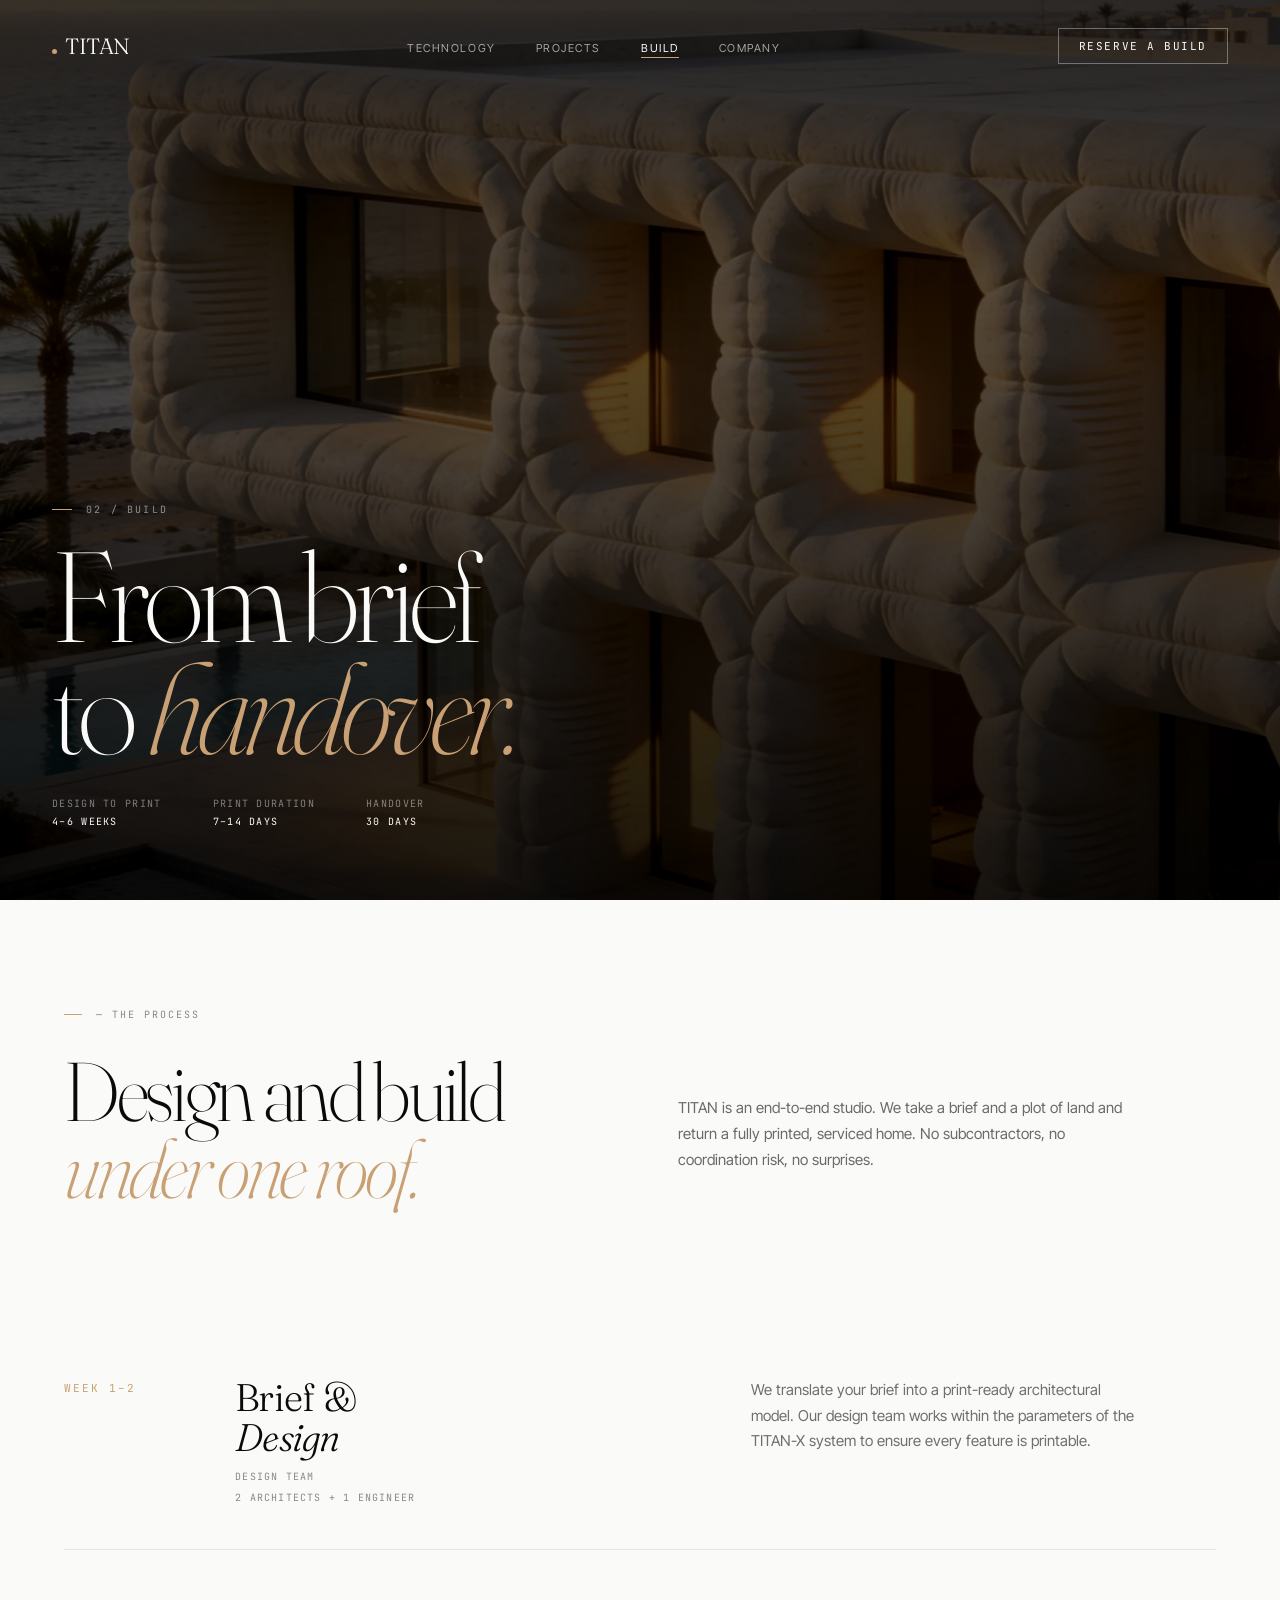
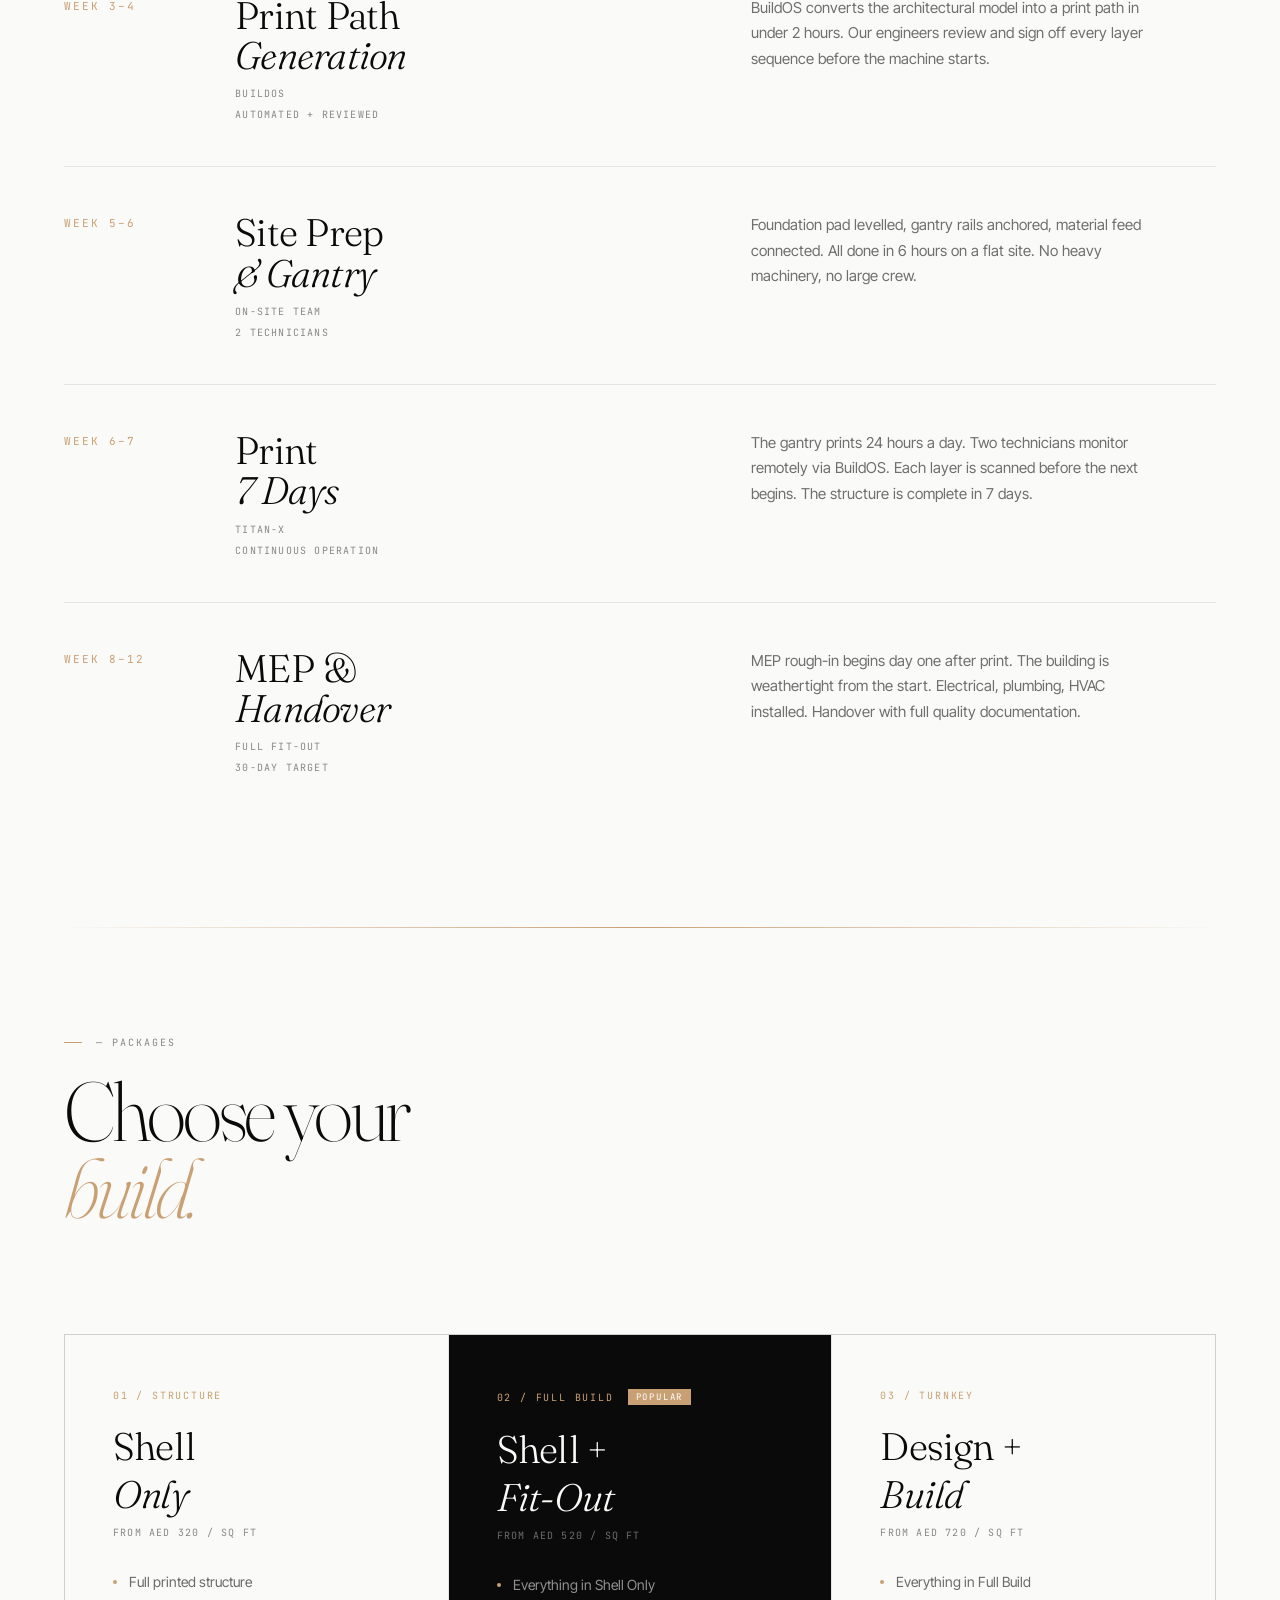
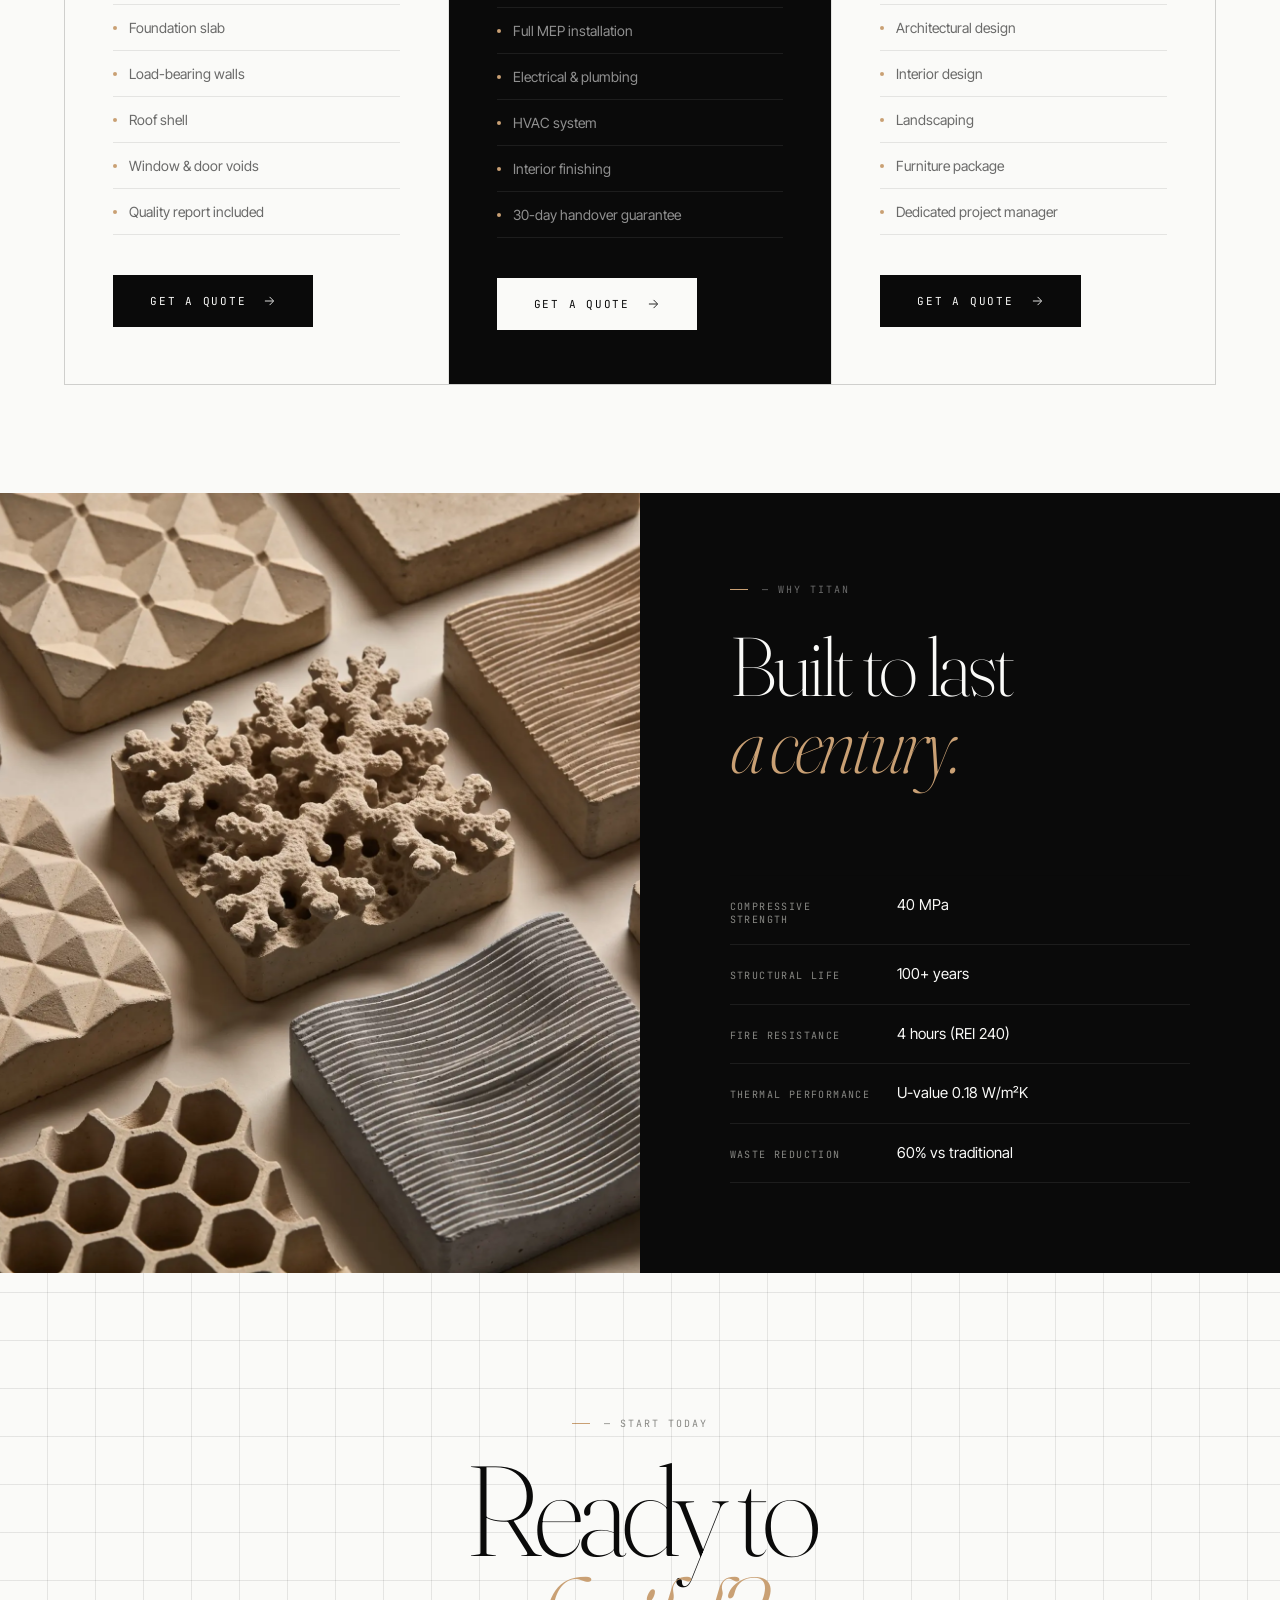
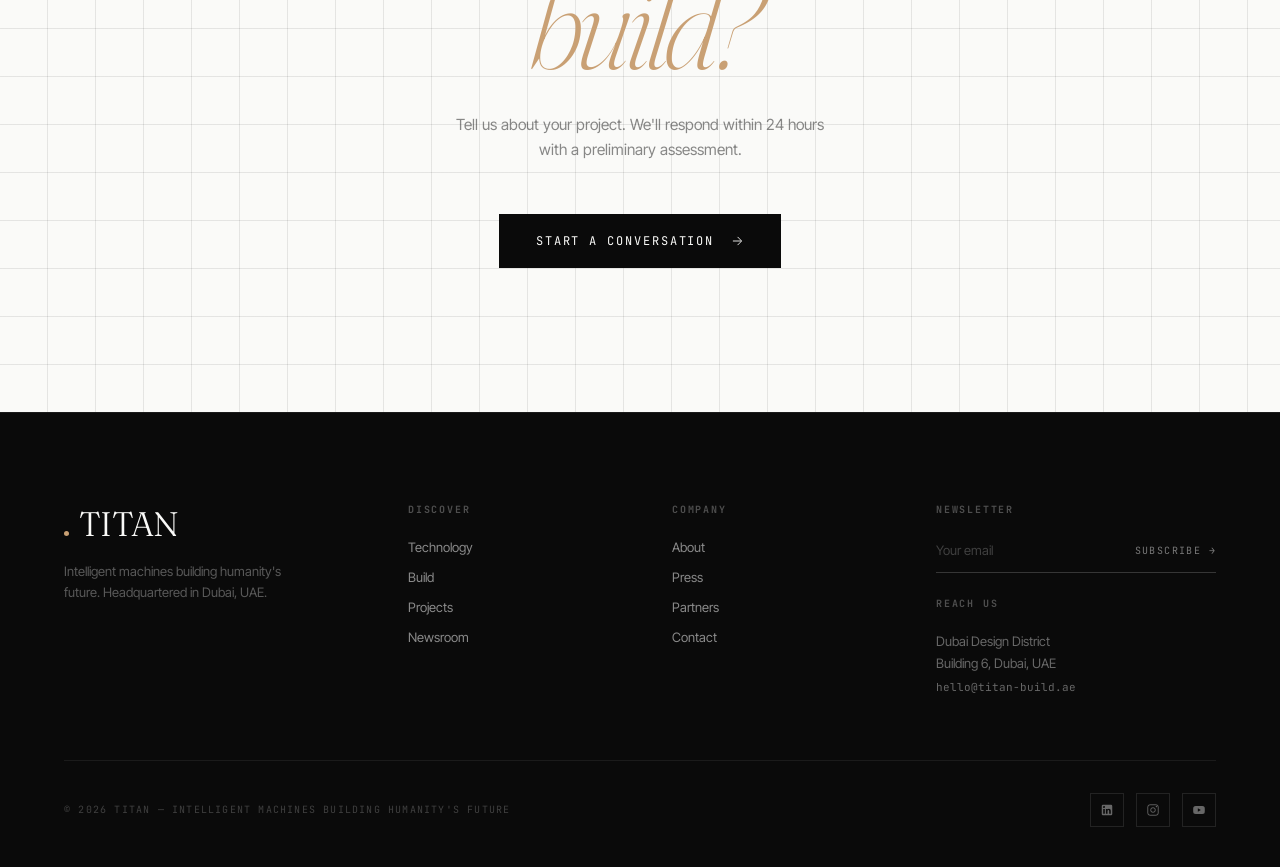
<file: build.html>
<!doctype html>
<html lang="en">
<head>
<meta charset="utf-8">
<meta name="viewport" content="width=device-width,initial-scale=1">
<title>Build — TITAN</title>
<link rel="preconnect" href="https://fonts.googleapis.com">
<link rel="preconnect" href="https://fonts.gstatic.com" crossorigin>
<link href="https://fonts.googleapis.com/css2?family=Fraunces:opsz,ital,wght@9..144,0,200;9..144,0,300;9..144,1,200&family=Inter+Tight:wght@200;300;400;500&family=JetBrains+Mono:wght@300;400&display=swap" rel="stylesheet">
<link rel="stylesheet" href="assets/shared-page.css">
<style>
.steps-grid{display:flex;flex-direction:column;gap:0;margin-top:clamp(60px,8vh,100px)}
.step-row{
  display:grid;grid-template-columns:120px 1fr 1fr;
  gap:clamp(24px,4vw,60px);
  padding:clamp(32px,5vh,56px) 0;
  border-bottom:1px solid var(--line);
  align-items:start;
  position:relative;
}
@media(max-width:860px){.step-row{grid-template-columns:60px 1fr}}
.step-row:last-child{border-bottom:none}
.step-n{font-family:'JetBrains Mono',monospace;font-size:11px;letter-spacing:.18em;text-transform:uppercase;color:var(--warm);padding-top:4px}
.step-h{font-family:'Fraunces',serif;font-size:clamp(28px,3vw,40px);font-weight:300;letter-spacing:-.02em;line-height:1.05;margin-bottom:12px}
.step-h em{font-style:italic}
.step-meta{display:flex;flex-direction:column;gap:8px;font-family:'JetBrains Mono',monospace;font-size:10px;letter-spacing:.12em;text-transform:uppercase;color:var(--gray)}
.step-body{font-size:15px;line-height:1.7;color:rgba(10,10,10,.58);max-width:44ch}

/* PRICING */
.price-grid{display:grid;grid-template-columns:repeat(3,1fr);gap:1px;background:var(--line);border:1px solid var(--line)}
@media(max-width:720px){.price-grid{grid-template-columns:1fr}}
.price-card{padding:clamp(40px,6vh,60px) clamp(32px,4vw,48px);background:var(--white);position:relative;overflow:hidden;transition:background .4s}
.price-card:hover{background:#F5F0E8}
.price-card--featured{background:var(--black);color:var(--white)}
.price-card--featured:hover{background:#111}
.price-tag{font-family:'JetBrains Mono',monospace;font-size:10px;letter-spacing:.18em;text-transform:uppercase;color:var(--warm);margin-bottom:20px;display:flex;align-items:center;gap:10px}
.price-name{font-family:'Fraunces',serif;font-size:clamp(28px,3vw,40px);font-weight:300;letter-spacing:-.02em;margin-bottom:8px}
.price-name em{font-style:italic}
.price-from{font-family:'JetBrains Mono',monospace;font-size:10px;letter-spacing:.12em;text-transform:uppercase;color:var(--gray);margin-bottom:32px}
.price-card--featured .price-from{color:rgba(255,255,255,.4)}
.price-features{list-style:none;display:flex;flex-direction:column;gap:12px;margin-bottom:40px}
.price-features li{font-size:14px;line-height:1.5;color:rgba(10,10,10,.6);display:flex;align-items:center;gap:12px;padding-bottom:12px;border-bottom:1px solid var(--line)}
.price-card--featured .price-features li{color:rgba(255,255,255,.55);border-color:rgba(255,255,255,.08)}
.price-features li::before{content:'';width:4px;height:4px;border-radius:50%;background:var(--warm);flex-shrink:0}
</style>
</head>
<body>
<div id="spb"></div>

<nav>
  <a href="index.html" class="brand"><span class="bdot"></span>TITAN</a>
  <ul class="nlinks">
    <li><a href="technology.html">Technology</a></li>
    <li><a href="projects.html">Projects</a></li>
    <li><a href="build.html">Build</a></li>
    <li><a href="company.html">Company</a></li>
  </ul>
  <a href="contact.html" class="ncta">Reserve a Build</a>
</nav>

<!-- HERO -->
<section class="page-hero">
  <div class="page-hero-bg"><img src="images/project_3.webp" alt="Build Process"></div>
  <div class="page-hero-content">
    <div class="page-hero-tag">02 / Build</div>
    <h1 class="page-hero-h rl"><span>From brief<br>to <em>handover.</em></span></h1>
    <div class="page-hero-meta">
      <div class="page-hero-stat"><span>Design to print</span><b>4–6 Weeks</b></div>
      <div class="page-hero-stat"><span>Print duration</span><b>7–14 Days</b></div>
      <div class="page-hero-stat"><span>Handover</span><b>30 Days</b></div>
    </div>
  </div>
</section>

<!-- INTRO -->
<section class="s s--light">
  <div class="inner">
    <div class="g2 g2--center">
      <div>
        <div class="ey r">— The Process</div>
        <h2 class="sh r d1">Design and build<br><em>under one roof.</em></h2>
      </div>
      <p class="body-txt r d2">TITAN is an end-to-end studio. We take a brief and a plot of land and return a fully printed, serviced home. No subcontractors, no coordination risk, no surprises.</p>
    </div>

    <div class="steps-grid">
      <div class="step-row r">
        <div class="step-n">Week 1–2</div>
        <div>
          <div class="step-h">Brief &amp;<br><em>Design</em></div>
          <div class="step-meta"><span>Design team</span><span>2 architects + 1 engineer</span></div>
        </div>
        <div class="step-body">We translate your brief into a print-ready architectural model. Our design team works within the parameters of the TITAN-X system to ensure every feature is printable.</div>
      </div>
      <div class="step-row r d1">
        <div class="step-n">Week 3–4</div>
        <div>
          <div class="step-h">Print Path<br><em>Generation</em></div>
          <div class="step-meta"><span>BuildOS</span><span>Automated + reviewed</span></div>
        </div>
        <div class="step-body">BuildOS converts the architectural model into a print path in under 2 hours. Our engineers review and sign off every layer sequence before the machine starts.</div>
      </div>
      <div class="step-row r d2">
        <div class="step-n">Week 5–6</div>
        <div>
          <div class="step-h">Site Prep<br><em>&amp; Gantry</em></div>
          <div class="step-meta"><span>On-site team</span><span>2 technicians</span></div>
        </div>
        <div class="step-body">Foundation pad levelled, gantry rails anchored, material feed connected. All done in 6 hours on a flat site. No heavy machinery, no large crew.</div>
      </div>
      <div class="step-row r d3">
        <div class="step-n">Week 6–7</div>
        <div>
          <div class="step-h">Print<br><em>7 Days</em></div>
          <div class="step-meta"><span>TITAN-X</span><span>Continuous operation</span></div>
        </div>
        <div class="step-body">The gantry prints 24 hours a day. Two technicians monitor remotely via BuildOS. Each layer is scanned before the next begins. The structure is complete in 7 days.</div>
      </div>
      <div class="step-row r d4">
        <div class="step-n">Week 8–12</div>
        <div>
          <div class="step-h">MEP &amp;<br><em>Handover</em></div>
          <div class="step-meta"><span>Full fit-out</span><span>30-day target</span></div>
        </div>
        <div class="step-body">MEP rough-in begins day one after print. The building is weathertight from the start. Electrical, plumbing, HVAC installed. Handover with full quality documentation.</div>
      </div>
    </div>
  </div>
</section>

<div class="divider r"></div>

<!-- PACKAGES -->
<section class="s s--light">
  <div class="inner" style="padding-bottom:0">
    <div class="ey r" style="margin-bottom:24px">— Packages</div>
    <h2 class="sh r d1">Choose your<br><em>build.</em></h2>
  </div>
  <div style="padding:clamp(40px,6vh,72px) clamp(40px,5vw,80px) clamp(80px,12vh,140px)">
    <div class="price-grid">
      <div class="price-card r">
        <div class="price-tag">01 / Structure</div>
        <div class="price-name">Shell<br><em>Only</em></div>
        <div class="price-from">From AED 320 / sq ft</div>
        <ul class="price-features">
          <li>Full printed structure</li>
          <li>Foundation slab</li>
          <li>Load-bearing walls</li>
          <li>Roof shell</li>
          <li>Window &amp; door voids</li>
          <li>Quality report included</li>
        </ul>
        <a href="contact.html" class="btn btn--dark" style="font-size:11px">Get a Quote <svg viewBox="0 0 24 24" fill="none" stroke="currentColor" stroke-width="1.5"><path d="M5 12h14M13 5l7 7-7 7"/></svg></a>
      </div>

      <div class="price-card price-card--featured r d1">
        <div class="price-tag">02 / Full Build <span style="background:var(--warm);color:#fff;padding:2px 8px;font-size:9px;margin-left:4px">POPULAR</span></div>
        <div class="price-name">Shell +<br><em>Fit-Out</em></div>
        <div class="price-from">From AED 520 / sq ft</div>
        <ul class="price-features">
          <li>Everything in Shell Only</li>
          <li>Full MEP installation</li>
          <li>Electrical &amp; plumbing</li>
          <li>HVAC system</li>
          <li>Interior finishing</li>
          <li>30-day handover guarantee</li>
        </ul>
        <a href="contact.html" class="btn btn--light" style="font-size:11px">Get a Quote <svg viewBox="0 0 24 24" fill="none" stroke="currentColor" stroke-width="1.5"><path d="M5 12h14M13 5l7 7-7 7"/></svg></a>
      </div>

      <div class="price-card r d2">
        <div class="price-tag">03 / Turnkey</div>
        <div class="price-name">Design +<br><em>Build</em></div>
        <div class="price-from">From AED 720 / sq ft</div>
        <ul class="price-features">
          <li>Everything in Full Build</li>
          <li>Architectural design</li>
          <li>Interior design</li>
          <li>Landscaping</li>
          <li>Furniture package</li>
          <li>Dedicated project manager</li>
        </ul>
        <a href="contact.html" class="btn btn--dark" style="font-size:11px">Get a Quote <svg viewBox="0 0 24 24" fill="none" stroke="currentColor" stroke-width="1.5"><path d="M5 12h14M13 5l7 7-7 7"/></svg></a>
      </div>
    </div>
  </div>
</section>

<!-- MATERIAL SPLIT -->
<section class="s" style="display:grid;grid-template-columns:1fr 1fr;min-height:70vh">
  <div style="position:relative;overflow:hidden">
    <img src="images/detail_2.webp" alt="" style="position:absolute;inset:0;width:100%;height:100%;object-fit:cover">
  </div>
  <div class="s--dark" style="display:flex;flex-direction:column;justify-content:center;padding:clamp(60px,10vh,120px) clamp(60px,7vw,100px)">
    <div class="ey ey--light r" style="margin-bottom:32px">— Why TITAN</div>
    <h2 class="sh r d1" style="color:var(--white)">Built to last<br><em>a century.</em></h2>
    <div class="spec-table r d2" style="margin-top:40px">
      <div class="spec-row spec-row--dark"><span class="spec-key">Compressive strength</span><span class="spec-val spec-val--d">40 MPa</span></div>
      <div class="spec-row spec-row--dark"><span class="spec-key">Structural life</span><span class="spec-val spec-val--d">100+ years</span></div>
      <div class="spec-row spec-row--dark"><span class="spec-key">Fire resistance</span><span class="spec-val spec-val--d">4 hours (REI 240)</span></div>
      <div class="spec-row spec-row--dark"><span class="spec-key">Thermal performance</span><span class="spec-val spec-val--d">U-value 0.18 W/m²K</span></div>
      <div class="spec-row spec-row--dark"><span class="spec-key">Waste reduction</span><span class="spec-val spec-val--d">60% vs traditional</span></div>
    </div>
  </div>
</section>

<!-- CTA -->
<section class="s s--light cta-band">
  <div class="ey r" style="justify-content:center;margin-bottom:24px">— Start Today</div>
  <h2 class="cta-hl rl r"><span>Ready to<br><em>build?</em></span></h2>
  <p class="cta-p r d1">Tell us about your project. We'll respond within 24 hours with a preliminary assessment.</p>
  <a href="contact.html" class="btn btn--dark r d2">Start a Conversation <svg viewBox="0 0 24 24" fill="none" stroke="currentColor" stroke-width="1.5"><path d="M5 12h14M13 5l7 7-7 7"/></svg></a>
</section>

<!-- FOOTER -->
<footer class="footer">
  <div class="ftop">
    <div><div class="fbrand"><span class="bdot"></span>TITAN</div><p class="ftag">Intelligent machines building humanity's future. Headquartered in Dubai, UAE.</p></div>
    <div class="fcol"><h4>Discover</h4><ul><li><a href="technology.html">Technology</a></li><li><a href="build.html">Build</a></li><li><a href="projects.html">Projects</a></li><li><a href="newsroom.html">Newsroom</a></li></ul></div>
    <div class="fcol"><h4>Company</h4><ul><li><a href="company.html">About</a></li><li><a href="newsroom.html">Press</a></li><li><a href="contact.html">Partners</a></li><li><a href="contact.html">Contact</a></li></ul></div>
    <div class="fcol"><h4>Newsletter</h4><form class="fnl"><input type="email" placeholder="Your email"><button type="submit">Subscribe →</button></form><h4 style="margin-top:24px">Reach Us</h4><p style="font-size:13px;color:rgba(255,255,255,.38);line-height:1.7;margin-top:12px">Dubai Design District<br>Building 6, Dubai, UAE<br><span style="font-family:'JetBrains Mono',monospace;font-size:11px">hello@titan-build.ae</span></p></div>
  </div>
  <div class="fbot">
    <span class="fcopy">© 2026 TITAN — Intelligent Machines Building Humanity's Future</span>
    <div class="fsoc">
      <a href="#"><svg viewBox="0 0 24 24" fill="currentColor"><path d="M19 3a2 2 0 0 1 2 2v14a2 2 0 0 1-2 2H5a2 2 0 0 1-2-2V5a2 2 0 0 1 2-2h14m-.5 15.5v-5.3a3.26 3.26 0 0 0-3.26-3.26c-.85 0-1.84.52-2.32 1.3v-1.11h-2.79v8.37h2.79v-4.93c0-.77.62-1.4 1.39-1.4a1.4 1.4 0 0 1 1.4 1.4v4.93h2.79M6.88 8.56a1.68 1.68 0 0 0 1.68-1.68c0-.93-.75-1.69-1.68-1.69a1.69 1.69 0 0 0-1.69 1.69c0 .93.76 1.68 1.69 1.68m1.39 9.94v-8.37H5.5v8.37h2.77z"/></svg></a>
      <a href="#"><svg viewBox="0 0 24 24" fill="none" stroke="currentColor" stroke-width="1.5"><rect x="3" y="3" width="18" height="18" rx="4"/><circle cx="12" cy="12" r="4"/><circle cx="17.5" cy="6.5" r="0.5" fill="currentColor"/></svg></a>
      <a href="#"><svg viewBox="0 0 24 24" fill="currentColor"><path d="M21.58 7.19c-.23-.86-.91-1.54-1.77-1.77C18.25 5 12 5 12 5s-6.25 0-7.81.42c-.86.23-1.54.91-1.77 1.77C2 8.75 2 12 2 12s0 3.25.42 4.81c.23.86.91 1.54 1.77 1.77C5.75 19 12 19 12 19s6.25 0 7.81-.42c.86-.23 1.54-.91 1.77-1.77C22 15.25 22 12 22 12s0-3.25-.42-4.81M10 15V9l5.2 3-5.2 3z"/></svg></a>
    </div>
  </div>
</footer>
<script src="assets/shared-page.js"></script>
</body>
</html>
</file>
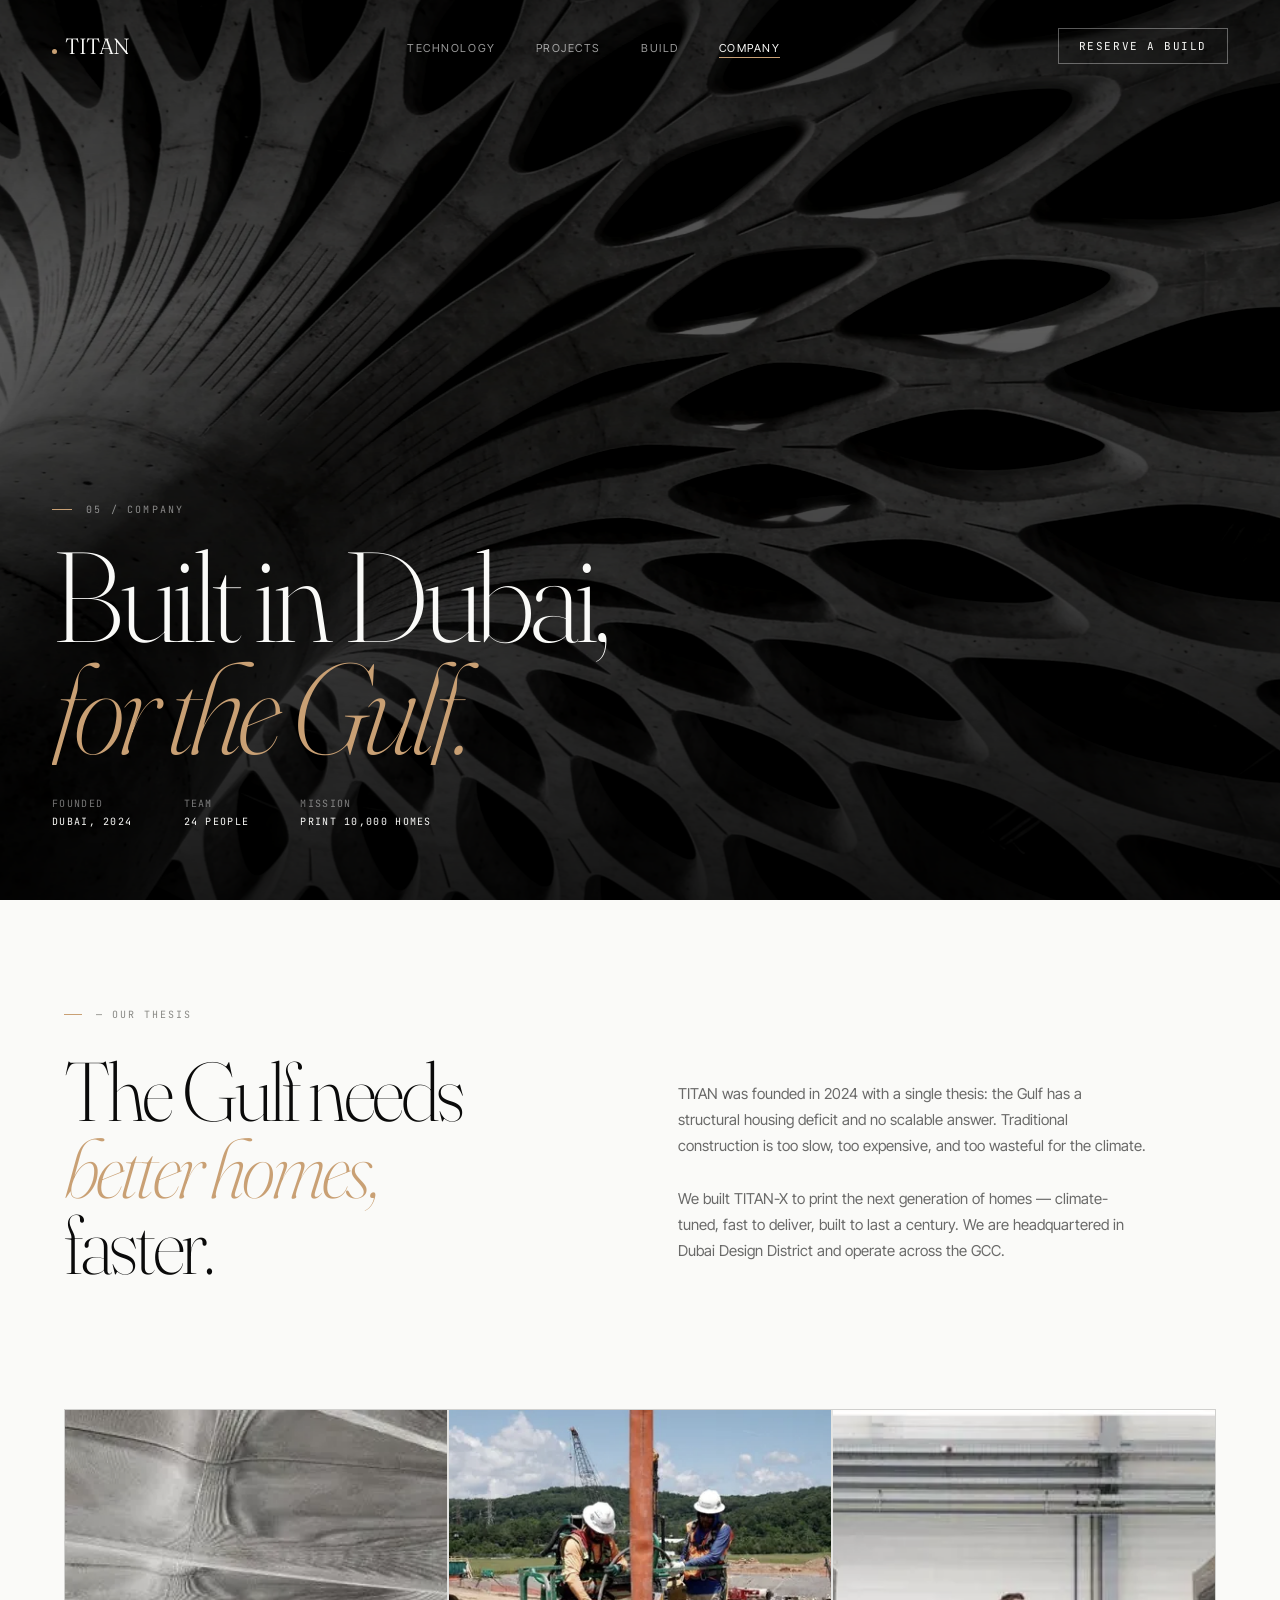
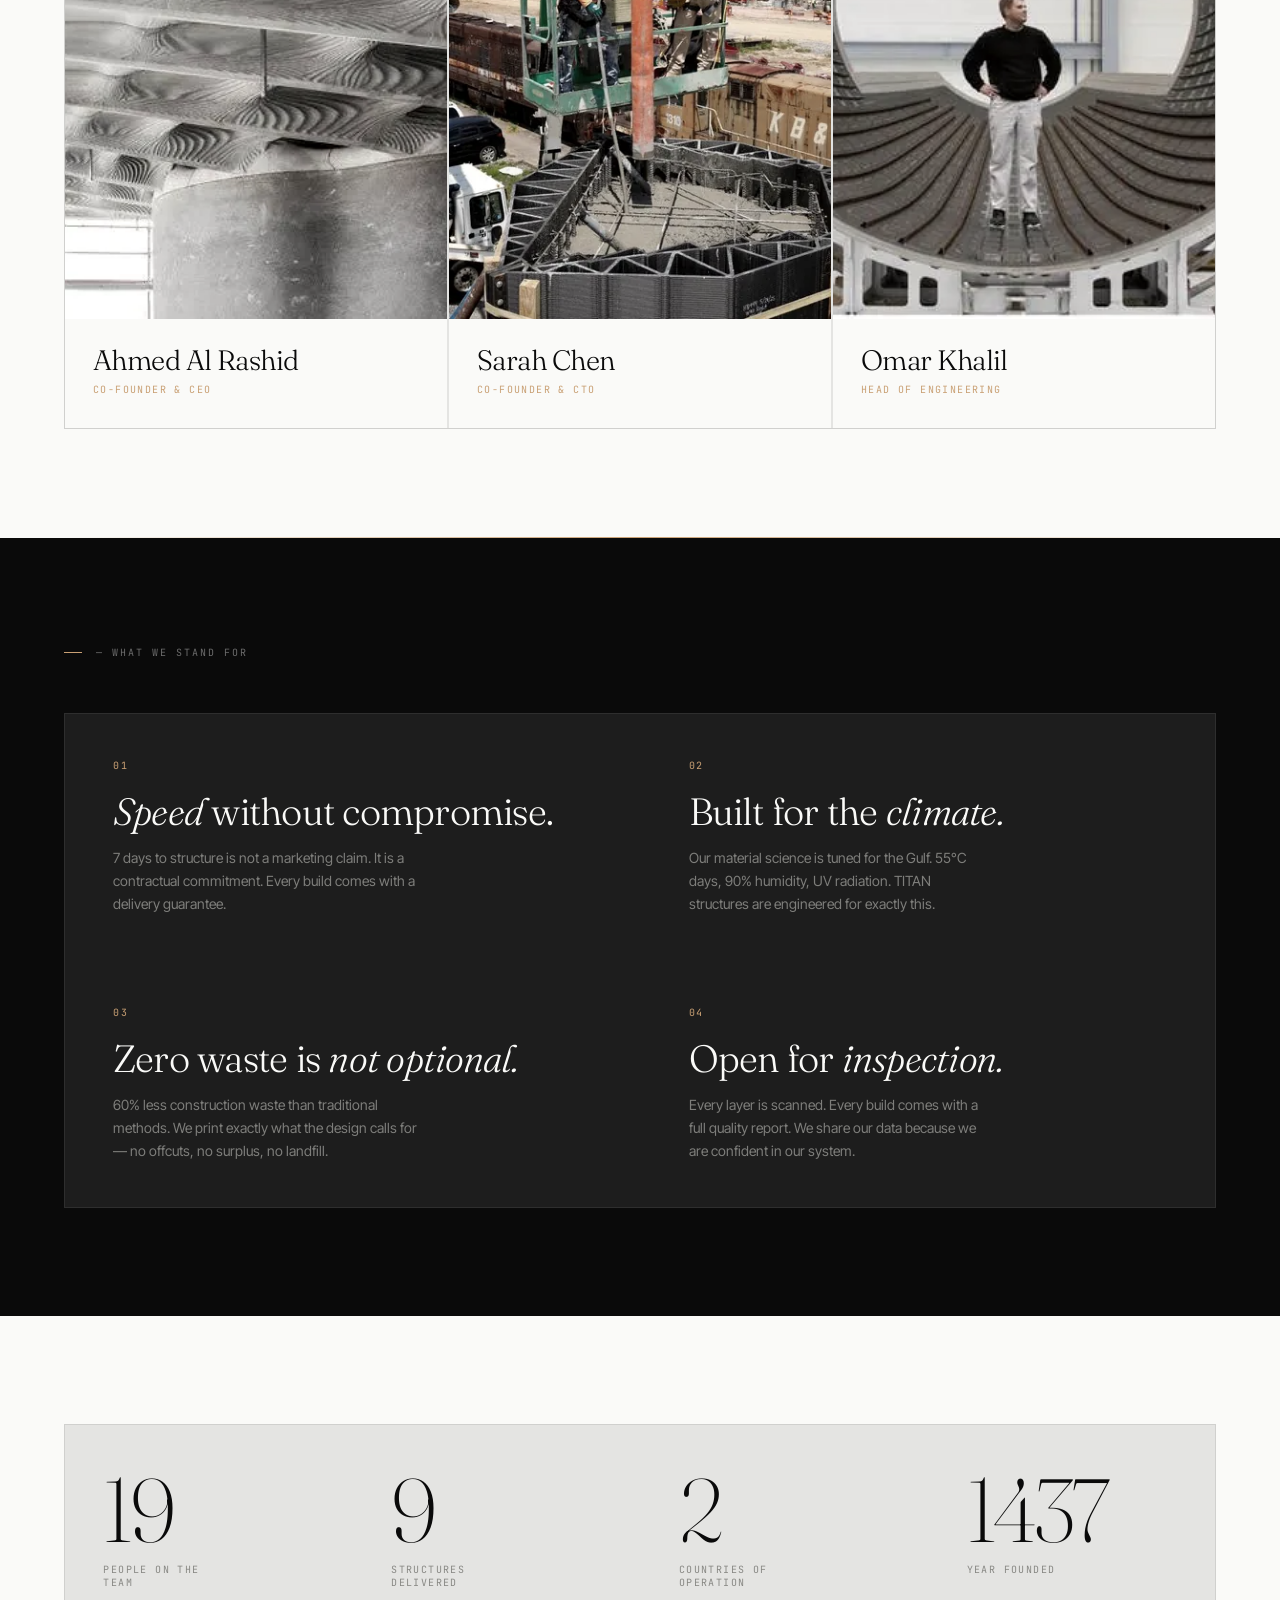
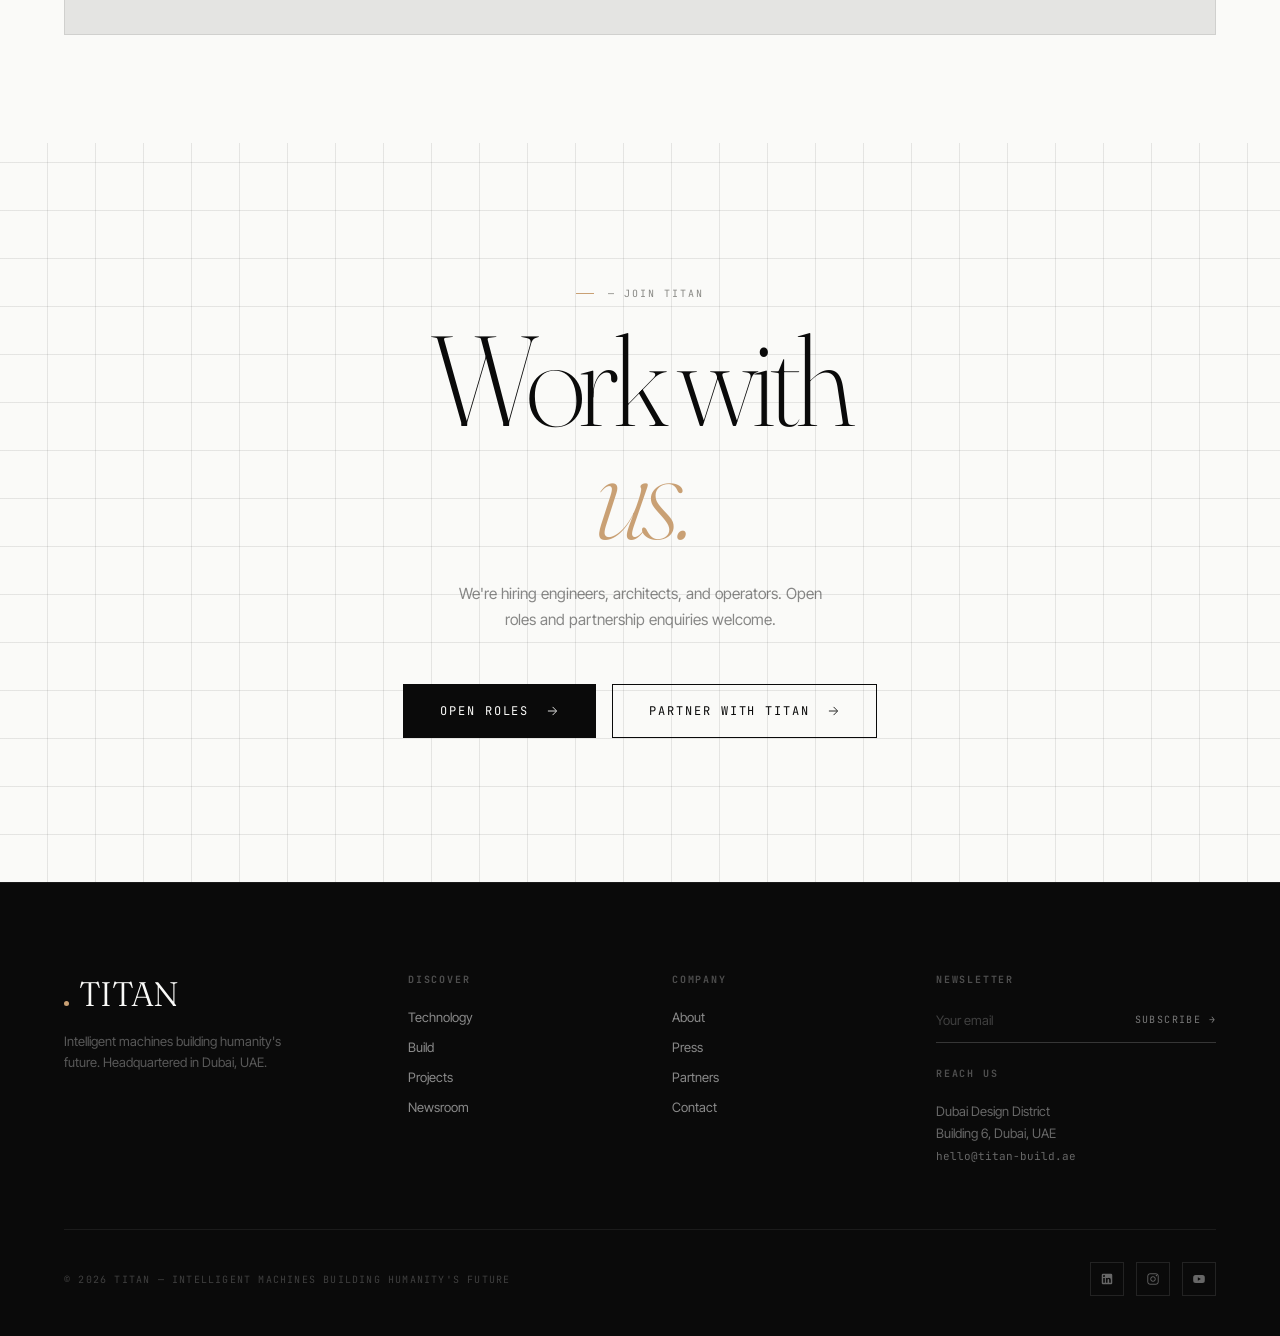
<file: company.html>
<!doctype html>
<html lang="en">
<head>
<meta charset="utf-8">
<meta name="viewport" content="width=device-width,initial-scale=1">
<title>Company — TITAN</title>
<link rel="preconnect" href="https://fonts.googleapis.com">
<link rel="preconnect" href="https://fonts.gstatic.com" crossorigin>
<link href="https://fonts.googleapis.com/css2?family=Fraunces:opsz,ital,wght@9..144,0,200;9..144,0,300;9..144,1,200&family=Inter+Tight:wght@200;300;400;500&family=JetBrains+Mono:wght@300;400&display=swap" rel="stylesheet">
<link rel="stylesheet" href="assets/shared-page.css">
<style>
.team-grid{display:grid;grid-template-columns:repeat(3,1fr);gap:2px;background:var(--line);border:1px solid var(--line);margin-top:clamp(60px,8vh,100px)}
@media(max-width:720px){.team-grid{grid-template-columns:1fr 1fr}}
.team-card{background:var(--white);overflow:hidden;position:relative;transition:background .4s}
.team-card:hover{background:#F5F0E8}
.team-card-img{aspect-ratio:3/4;overflow:hidden}
.team-card-img img{width:100%;height:100%;object-fit:cover;filter:grayscale(.3);transition:transform 1.4s var(--ease),filter 1.4s}
.team-card:hover .team-card-img img{transform:scale(1.05);filter:grayscale(0)}
.team-card-body{padding:24px 28px 32px}
.team-name{font-family:'Fraunces',serif;font-size:clamp(20px,2.2vw,28px);font-weight:300;letter-spacing:-.02em;margin-bottom:6px}
.team-role{font-family:'JetBrains Mono',monospace;font-size:10px;letter-spacing:.14em;text-transform:uppercase;color:var(--warm)}

.values-grid{display:grid;grid-template-columns:repeat(2,1fr);gap:1px;background:rgba(255,255,255,.08);border:1px solid rgba(255,255,255,.08)}
@media(max-width:720px){.values-grid{grid-template-columns:1fr}}
.val-card{padding:clamp(36px,5vh,56px) clamp(32px,4vw,48px);transition:background .4s}
.val-card:hover{background:rgba(255,255,255,.04)}
.val-num{font-family:'JetBrains Mono',monospace;font-size:10px;letter-spacing:.18em;text-transform:uppercase;color:var(--warm);margin-bottom:20px}
.val-title{font-family:'Fraunces',serif;font-size:clamp(26px,3vw,38px);font-weight:300;letter-spacing:-.02em;line-height:1.05;margin-bottom:14px;color:var(--white)}
.val-title em{font-style:italic}
.val-body{font-size:14px;line-height:1.65;color:rgba(245,243,238,.45);max-width:38ch}
</style>
</head>
<body>
<div id="spb"></div>
<nav>
  <a href="index.html" class="brand"><span class="bdot"></span>TITAN</a>
  <ul class="nlinks">
    <li><a href="technology.html">Technology</a></li>
    <li><a href="projects.html">Projects</a></li>
    <li><a href="build.html">Build</a></li>
    <li><a href="company.html">Company</a></li>
  </ul>
  <a href="contact.html" class="ncta">Reserve a Build</a>
</nav>

<section class="page-hero">
  <div class="page-hero-bg"><img src="images/project_5.webp" alt="TITAN Company"></div>
  <div class="page-hero-content">
    <div class="page-hero-tag">05 / Company</div>
    <h1 class="page-hero-h rl"><span>Built in Dubai,<br><em>for the Gulf.</em></span></h1>
    <div class="page-hero-meta">
      <div class="page-hero-stat"><span>Founded</span><b>Dubai, 2024</b></div>
      <div class="page-hero-stat"><span>Team</span><b>24 People</b></div>
      <div class="page-hero-stat"><span>Mission</span><b>Print 10,000 homes</b></div>
    </div>
  </div>
</section>

<!-- MISSION -->
<section class="s s--light">
  <div class="inner">
    <div class="g2 g2--center">
      <div>
        <div class="ey r">— Our Thesis</div>
        <h2 class="sh r d1">The Gulf needs<br><em>better homes,</em><br>faster.</h2>
      </div>
      <div>
        <p class="body-txt r d2" style="margin-bottom:28px">TITAN was founded in 2024 with a single thesis: the Gulf has a structural housing deficit and no scalable answer. Traditional construction is too slow, too expensive, and too wasteful for the climate.</p>
        <p class="body-txt r d3">We built TITAN-X to print the next generation of homes — climate-tuned, fast to deliver, built to last a century. We are headquartered in Dubai Design District and operate across the GCC.</p>
      </div>
    </div>

    <div class="team-grid">
      <div class="team-card r">
        <div class="team-card-img"><img src="images/support_1.webp" alt=""></div>
        <div class="team-card-body">
          <div class="team-name">Ahmed Al Rashid</div>
          <div class="team-role">Co-Founder &amp; CEO</div>
        </div>
      </div>
      <div class="team-card r d1">
        <div class="team-card-img"><img src="images/support_2.webp" alt=""></div>
        <div class="team-card-body">
          <div class="team-name">Sarah Chen</div>
          <div class="team-role">Co-Founder &amp; CTO</div>
        </div>
      </div>
      <div class="team-card r d2">
        <div class="team-card-img"><img src="images/support_3.webp" alt=""></div>
        <div class="team-card-body">
          <div class="team-name">Omar Khalil</div>
          <div class="team-role">Head of Engineering</div>
        </div>
      </div>
    </div>
  </div>
</section>

<div class="divider r"></div>

<!-- VALUES -->
<section class="s s--dark">
  <div class="inner">
    <div class="ey ey--light r" style="margin-bottom:clamp(40px,6vh,72px)">— What We Stand For</div>
    <div class="values-grid">
      <div class="val-card r"><div class="val-num">01</div><div class="val-title"><em>Speed</em> without compromise.</div><div class="val-body">7 days to structure is not a marketing claim. It is a contractual commitment. Every build comes with a delivery guarantee.</div></div>
      <div class="val-card r d1"><div class="val-num">02</div><div class="val-title">Built for the <em>climate.</em></div><div class="val-body">Our material science is tuned for the Gulf. 55°C days, 90% humidity, UV radiation. TITAN structures are engineered for exactly this.</div></div>
      <div class="val-card r d2"><div class="val-num">03</div><div class="val-title">Zero waste is <em>not optional.</em></div><div class="val-body">60% less construction waste than traditional methods. We print exactly what the design calls for — no offcuts, no surplus, no landfill.</div></div>
      <div class="val-card r d3"><div class="val-num">04</div><div class="val-title">Open for <em>inspection.</em></div><div class="val-body">Every layer is scanned. Every build comes with a full quality report. We share our data because we are confident in our system.</div></div>
    </div>
  </div>
</section>

<!-- STATS -->
<section class="s s--light">
  <div class="inner">
    <div style="display:grid;grid-template-columns:repeat(4,1fr);gap:1px;background:var(--line);border:1px solid var(--line)" data-counters>
      <div class="stat-big r"><div class="stat-big-n"><span class="counter" data-to="24">0</span></div><div class="stat-big-l">People on the team</div></div>
      <div class="stat-big r d1"><div class="stat-big-n"><span class="counter" data-to="12">0</span></div><div class="stat-big-l">Structures delivered</div></div>
      <div class="stat-big r d2"><div class="stat-big-n"><span class="counter" data-to="3">0</span></div><div class="stat-big-l">Countries of operation</div></div>
      <div class="stat-big r d3"><div class="stat-big-n"><span class="counter" data-to="2024">0</span></div><div class="stat-big-l">Year founded</div></div>
    </div>
  </div>
</section>

<!-- CTA -->
<section class="s s--light cta-band">
  <div class="ey r" style="justify-content:center;margin-bottom:24px">— Join TITAN</div>
  <h2 class="cta-hl rl r"><span>Work with<br><em>us.</em></span></h2>
  <p class="cta-p r d1">We're hiring engineers, architects, and operators. Open roles and partnership enquiries welcome.</p>
  <div style="display:flex;gap:16px;justify-content:center;flex-wrap:wrap;position:relative;z-index:2" class="r d2">
    <a href="contact.html" class="btn btn--dark">Open Roles <svg viewBox="0 0 24 24" fill="none" stroke="currentColor" stroke-width="1.5"><path d="M5 12h14M13 5l7 7-7 7"/></svg></a>
    <a href="contact.html" class="btn btn--dark" style="background:transparent;color:var(--black)">Partner with TITAN <svg viewBox="0 0 24 24" fill="none" stroke="currentColor" stroke-width="1.5"><path d="M5 12h14M13 5l7 7-7 7"/></svg></a>
  </div>
</section>

<footer class="footer">
  <div class="ftop">
    <div><div class="fbrand"><span class="bdot"></span>TITAN</div><p class="ftag">Intelligent machines building humanity's future. Headquartered in Dubai, UAE.</p></div>
    <div class="fcol"><h4>Discover</h4><ul><li><a href="technology.html">Technology</a></li><li><a href="build.html">Build</a></li><li><a href="projects.html">Projects</a></li><li><a href="newsroom.html">Newsroom</a></li></ul></div>
    <div class="fcol"><h4>Company</h4><ul><li><a href="company.html">About</a></li><li><a href="newsroom.html">Press</a></li><li><a href="contact.html">Partners</a></li><li><a href="contact.html">Contact</a></li></ul></div>
    <div class="fcol"><h4>Newsletter</h4><form class="fnl"><input type="email" placeholder="Your email"><button type="submit">Subscribe →</button></form><h4 style="margin-top:24px">Reach Us</h4><p style="font-size:13px;color:rgba(255,255,255,.38);line-height:1.7;margin-top:12px">Dubai Design District<br>Building 6, Dubai, UAE<br><span style="font-family:'JetBrains Mono',monospace;font-size:11px">hello@titan-build.ae</span></p></div>
  </div>
  <div class="fbot">
    <span class="fcopy">© 2026 TITAN — Intelligent Machines Building Humanity's Future</span>
    <div class="fsoc">
      <a href="#"><svg viewBox="0 0 24 24" fill="currentColor"><path d="M19 3a2 2 0 0 1 2 2v14a2 2 0 0 1-2 2H5a2 2 0 0 1-2-2V5a2 2 0 0 1 2-2h14m-.5 15.5v-5.3a3.26 3.26 0 0 0-3.26-3.26c-.85 0-1.84.52-2.32 1.3v-1.11h-2.79v8.37h2.79v-4.93c0-.77.62-1.4 1.39-1.4a1.4 1.4 0 0 1 1.4 1.4v4.93h2.79M6.88 8.56a1.68 1.68 0 0 0 1.68-1.68c0-.93-.75-1.69-1.68-1.69a1.69 1.69 0 0 0-1.69 1.69c0 .93.76 1.68 1.69 1.68m1.39 9.94v-8.37H5.5v8.37h2.77z"/></svg></a>
      <a href="#"><svg viewBox="0 0 24 24" fill="none" stroke="currentColor" stroke-width="1.5"><rect x="3" y="3" width="18" height="18" rx="4"/><circle cx="12" cy="12" r="4"/><circle cx="17.5" cy="6.5" r="0.5" fill="currentColor"/></svg></a>
      <a href="#"><svg viewBox="0 0 24 24" fill="currentColor"><path d="M21.58 7.19c-.23-.86-.91-1.54-1.77-1.77C18.25 5 12 5 12 5s-6.25 0-7.81.42c-.86.23-1.54.91-1.77 1.77C2 8.75 2 12 2 12s0 3.25.42 4.81c.23.86.91 1.54 1.77 1.77C5.75 19 12 19 12 19s6.25 0 7.81-.42c.86-.23 1.54-.91 1.77-1.77C22 15.25 22 12 22 12s0-3.25-.42-4.81M10 15V9l5.2 3-5.2 3z"/></svg></a>
    </div>
  </div>
</footer>
<script src="assets/shared-page.js"></script>
</body>
</html>
</file>
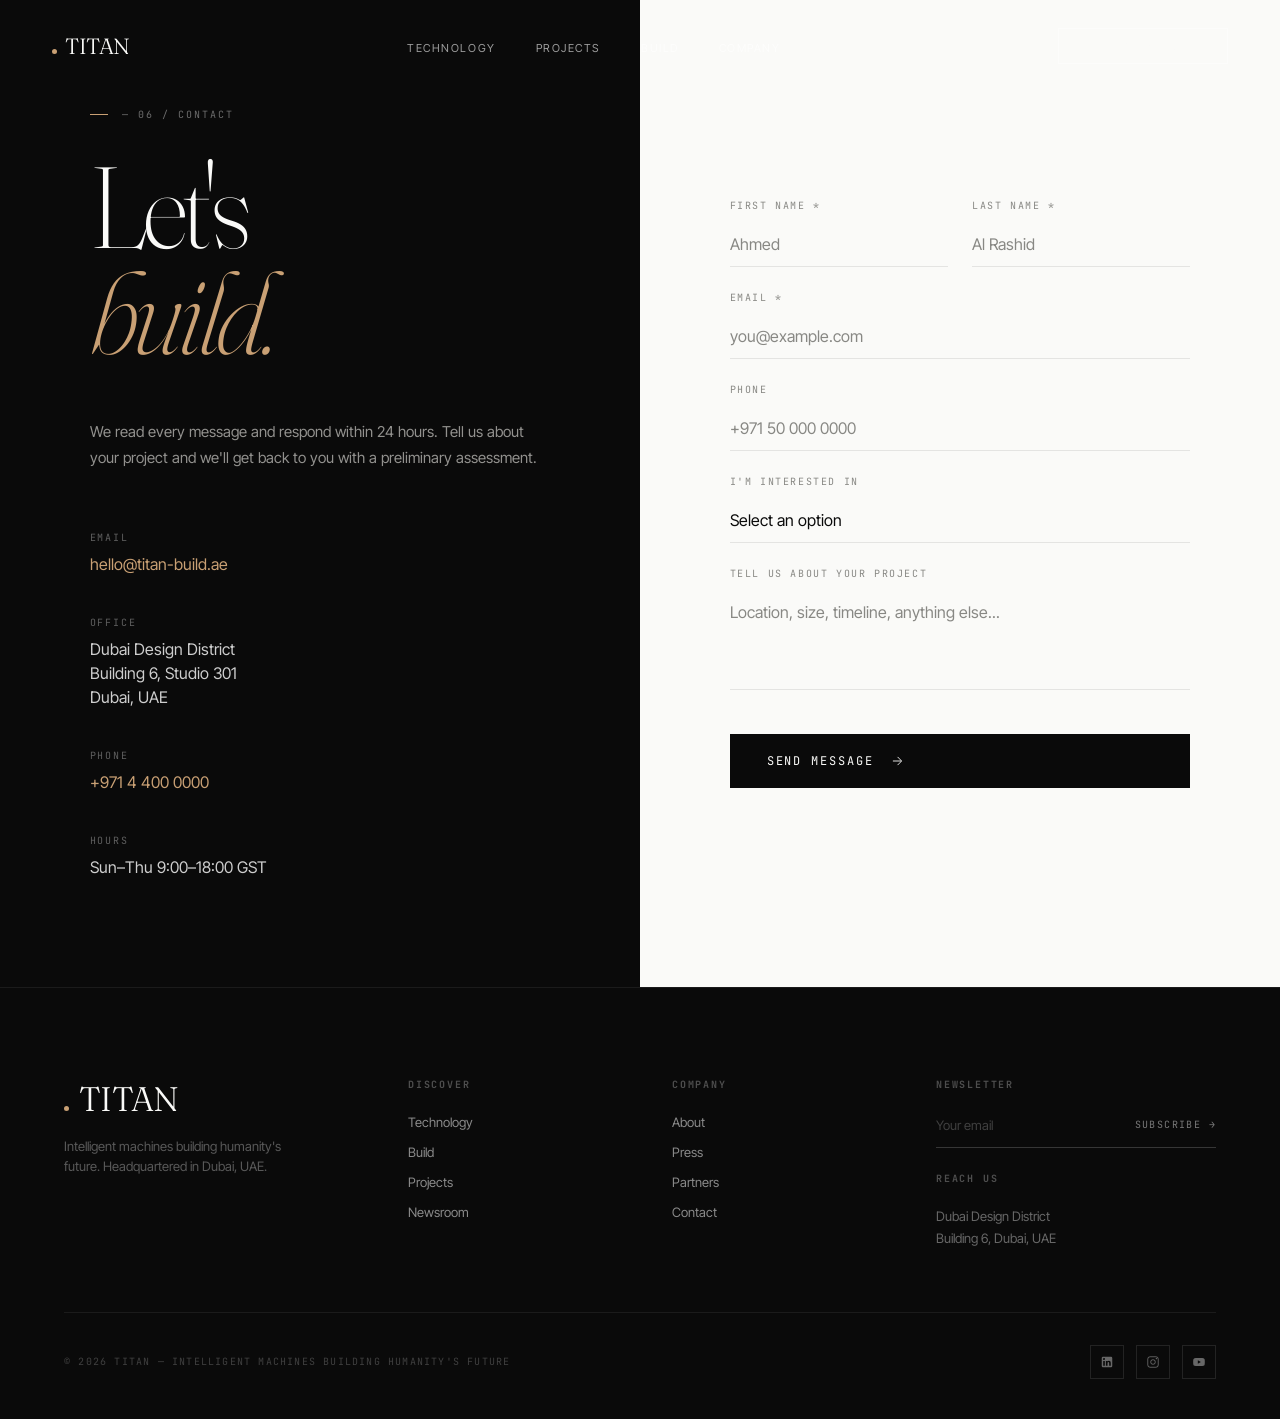
<file: contact.html>
<!doctype html>
<html lang="en">
<head>
<meta charset="utf-8">
<meta name="viewport" content="width=device-width,initial-scale=1">
<title>Contact — TITAN</title>
<link rel="preconnect" href="https://fonts.googleapis.com">
<link rel="preconnect" href="https://fonts.gstatic.com" crossorigin>
<link href="https://fonts.googleapis.com/css2?family=Fraunces:opsz,ital,wght@9..144,0,200;9..144,0,300;9..144,1,200&family=Inter+Tight:wght@200;300;400;500&family=JetBrains+Mono:wght@300;400&display=swap" rel="stylesheet">
<link rel="stylesheet" href="assets/shared-page.css">
<style>
.contact-layout{display:grid;grid-template-columns:1fr 1fr;min-height:calc(100vh - 100px);gap:0}
@media(max-width:860px){.contact-layout{grid-template-columns:1fr}}
.contact-left{
  background:var(--black);color:var(--white);
  padding:clamp(80px,12vh,140px) clamp(52px,7vw,100px);
  display:flex;flex-direction:column;justify-content:space-between;
}
.contact-right{
  background:var(--white);
  padding:clamp(80px,12vh,140px) clamp(52px,7vw,100px);
  display:flex;flex-direction:column;justify-content:center;
}
.contact-info{display:flex;flex-direction:column;gap:40px;margin-top:auto;padding-top:60px}
.contact-info-item{}
.contact-info-label{font-family:'JetBrains Mono',monospace;font-size:10px;letter-spacing:.18em;text-transform:uppercase;color:rgba(255,255,255,.35);margin-bottom:8px}
.contact-info-val{font-size:16px;color:rgba(255,255,255,.8);line-height:1.5}
.contact-info-val a{color:var(--warm);transition:opacity .25s}
.contact-info-val a:hover{opacity:.7}

/* FORM */
.form-group{margin-bottom:24px}
.form-label{font-family:'JetBrains Mono',monospace;font-size:10px;letter-spacing:.16em;text-transform:uppercase;color:var(--gray);display:block;margin-bottom:10px}
.form-input,.form-select,.form-textarea{
  width:100%;
  background:transparent;
  border:0;border-bottom:1px solid var(--line);
  padding:12px 0;
  font-family:'Inter Tight',sans-serif;font-size:16px;
  color:var(--black);outline:0;
  transition:border-color .3s;
  border-radius:0;
  -webkit-appearance:none;
}
.form-input:focus,.form-select:focus,.form-textarea:focus{border-color:var(--warm)}
.form-input::placeholder,.form-textarea::placeholder{color:var(--gray)}
.form-textarea{resize:none;height:100px}
.form-select{cursor:pointer;background:transparent}
.form-select option{background:var(--white);color:var(--black)}
.form-row{display:grid;grid-template-columns:1fr 1fr;gap:24px}
@media(max-width:500px){.form-row{grid-template-columns:1fr}}
.form-submit{margin-top:16px;width:100%}

.form-success{
  display:none;text-align:center;padding:40px 0;
}
.form-success.show{display:block}
.form-success-icon{font-size:48px;margin-bottom:16px}
.form-success-title{font-family:'Fraunces',serif;font-size:32px;font-weight:300;letter-spacing:-.02em;margin-bottom:12px}
.form-success-body{font-size:15px;color:var(--gray)}
</style>
</head>
<body>
<div id="spb"></div>
<nav>
  <a href="index.html" class="brand"><span class="bdot"></span>TITAN</a>
  <ul class="nlinks">
    <li><a href="technology.html">Technology</a></li>
    <li><a href="projects.html">Projects</a></li>
    <li><a href="build.html">Build</a></li>
    <li><a href="company.html">Company</a></li>
  </ul>
  <a href="contact.html" class="ncta">Reserve a Build</a>
</nav>

<div class="contact-layout" style="margin-top:0;padding-top:0">
  <!-- LEFT -->
  <div class="contact-left">
    <div>
      <div class="ey ey--light r" style="margin-bottom:32px">— 06 / Contact</div>
      <h1 class="sh sh--xl r d1" style="color:var(--white)">Let's<br><em>build.</em></h1>
      <p class="body-txt body-txt--d r d2" style="margin-top:28px">We read every message and respond within 24 hours. Tell us about your project and we'll get back to you with a preliminary assessment.</p>
    </div>

    <div class="contact-info r d3">
      <div class="contact-info-item">
        <div class="contact-info-label">Email</div>
        <div class="contact-info-val"><a href="mailto:hello@titan-build.ae">hello@titan-build.ae</a></div>
      </div>
      <div class="contact-info-item">
        <div class="contact-info-label">Office</div>
        <div class="contact-info-val">Dubai Design District<br>Building 6, Studio 301<br>Dubai, UAE</div>
      </div>
      <div class="contact-info-item">
        <div class="contact-info-label">Phone</div>
        <div class="contact-info-val"><a href="tel:+97144000000">+971 4 400 0000</a></div>
      </div>
      <div class="contact-info-item">
        <div class="contact-info-label">Hours</div>
        <div class="contact-info-val">Sun–Thu 9:00–18:00 GST</div>
      </div>
    </div>
  </div>

  <!-- RIGHT — FORM -->
  <div class="contact-right">
    <form id="contactForm" style="max-width:480px;width:100%">
      <div id="formSuccess" class="form-success">
        <div class="form-success-icon">✓</div>
        <div class="form-success-title">Message sent.</div>
        <div class="form-success-body">We'll be in touch within 24 hours.</div>
      </div>

      <div id="formFields">
        <div class="form-row">
          <div class="form-group">
            <label class="form-label">First Name *</label>
            <input type="text" class="form-input" placeholder="Ahmed" required>
          </div>
          <div class="form-group">
            <label class="form-label">Last Name *</label>
            <input type="text" class="form-input" placeholder="Al Rashid" required>
          </div>
        </div>
        <div class="form-group">
          <label class="form-label">Email *</label>
          <input type="email" class="form-input" placeholder="you@example.com" required>
        </div>
        <div class="form-group">
          <label class="form-label">Phone</label>
          <input type="tel" class="form-input" placeholder="+971 50 000 0000">
        </div>
        <div class="form-group">
          <label class="form-label">I'm interested in</label>
          <select class="form-select">
            <option value="">Select an option</option>
            <option>Residential villa (under 500m²)</option>
            <option>Residential villa (500m²+)</option>
            <option>Community / multi-unit</option>
            <option>Commercial / civic</option>
            <option>Technology licensing</option>
            <option>Partnership / investment</option>
            <option>Press enquiry</option>
          </select>
        </div>
        <div class="form-group">
          <label class="form-label">Tell us about your project</label>
          <textarea class="form-textarea" placeholder="Location, size, timeline, anything else..."></textarea>
        </div>
        <button type="submit" class="btn btn--dark form-submit">
          Send Message
          <svg viewBox="0 0 24 24" fill="none" stroke="currentColor" stroke-width="1.5"><path d="M5 12h14M13 5l7 7-7 7"/></svg>
        </button>
      </div>
    </form>
  </div>
</div>

<!-- FOOTER -->
<footer class="footer">
  <div class="ftop">
    <div><div class="fbrand"><span class="bdot"></span>TITAN</div><p class="ftag">Intelligent machines building humanity's future. Headquartered in Dubai, UAE.</p></div>
    <div class="fcol"><h4>Discover</h4><ul><li><a href="technology.html">Technology</a></li><li><a href="build.html">Build</a></li><li><a href="projects.html">Projects</a></li><li><a href="newsroom.html">Newsroom</a></li></ul></div>
    <div class="fcol"><h4>Company</h4><ul><li><a href="company.html">About</a></li><li><a href="newsroom.html">Press</a></li><li><a href="contact.html">Partners</a></li><li><a href="contact.html">Contact</a></li></ul></div>
    <div class="fcol"><h4>Newsletter</h4><form class="fnl"><input type="email" placeholder="Your email"><button type="submit">Subscribe →</button></form><h4 style="margin-top:24px">Reach Us</h4><p style="font-size:13px;color:rgba(255,255,255,.38);line-height:1.7;margin-top:12px">Dubai Design District<br>Building 6, Dubai, UAE</p></div>
  </div>
  <div class="fbot">
    <span class="fcopy">© 2026 TITAN — Intelligent Machines Building Humanity's Future</span>
    <div class="fsoc">
      <a href="#"><svg viewBox="0 0 24 24" fill="currentColor"><path d="M19 3a2 2 0 0 1 2 2v14a2 2 0 0 1-2 2H5a2 2 0 0 1-2-2V5a2 2 0 0 1 2-2h14m-.5 15.5v-5.3a3.26 3.26 0 0 0-3.26-3.26c-.85 0-1.84.52-2.32 1.3v-1.11h-2.79v8.37h2.79v-4.93c0-.77.62-1.4 1.39-1.4a1.4 1.4 0 0 1 1.4 1.4v4.93h2.79M6.88 8.56a1.68 1.68 0 0 0 1.68-1.68c0-.93-.75-1.69-1.68-1.69a1.69 1.69 0 0 0-1.69 1.69c0 .93.76 1.68 1.69 1.68m1.39 9.94v-8.37H5.5v8.37h2.77z"/></svg></a>
      <a href="#"><svg viewBox="0 0 24 24" fill="none" stroke="currentColor" stroke-width="1.5"><rect x="3" y="3" width="18" height="18" rx="4"/><circle cx="12" cy="12" r="4"/><circle cx="17.5" cy="6.5" r="0.5" fill="currentColor"/></svg></a>
      <a href="#"><svg viewBox="0 0 24 24" fill="currentColor"><path d="M21.58 7.19c-.23-.86-.91-1.54-1.77-1.77C18.25 5 12 5 12 5s-6.25 0-7.81.42c-.86.23-1.54.91-1.77 1.77C2 8.75 2 12 2 12s0 3.25.42 4.81c.23.86.91 1.54 1.77 1.77C5.75 19 12 19 12 19s6.25 0 7.81-.42c.86-.23 1.54-.91 1.77-1.77C22 15.25 22 12 22 12s0-3.25-.42-4.81M10 15V9l5.2 3-5.2 3z"/></svg></a>
    </div>
  </div>
</footer>

<script src="assets/shared-page.js"></script>
<script>
document.getElementById('contactForm')?.addEventListener('submit', e => {
  e.preventDefault();
  document.getElementById('formFields').style.display = 'none';
  document.getElementById('formSuccess').classList.add('show');
});
</script>
</body>
</html>
</file>
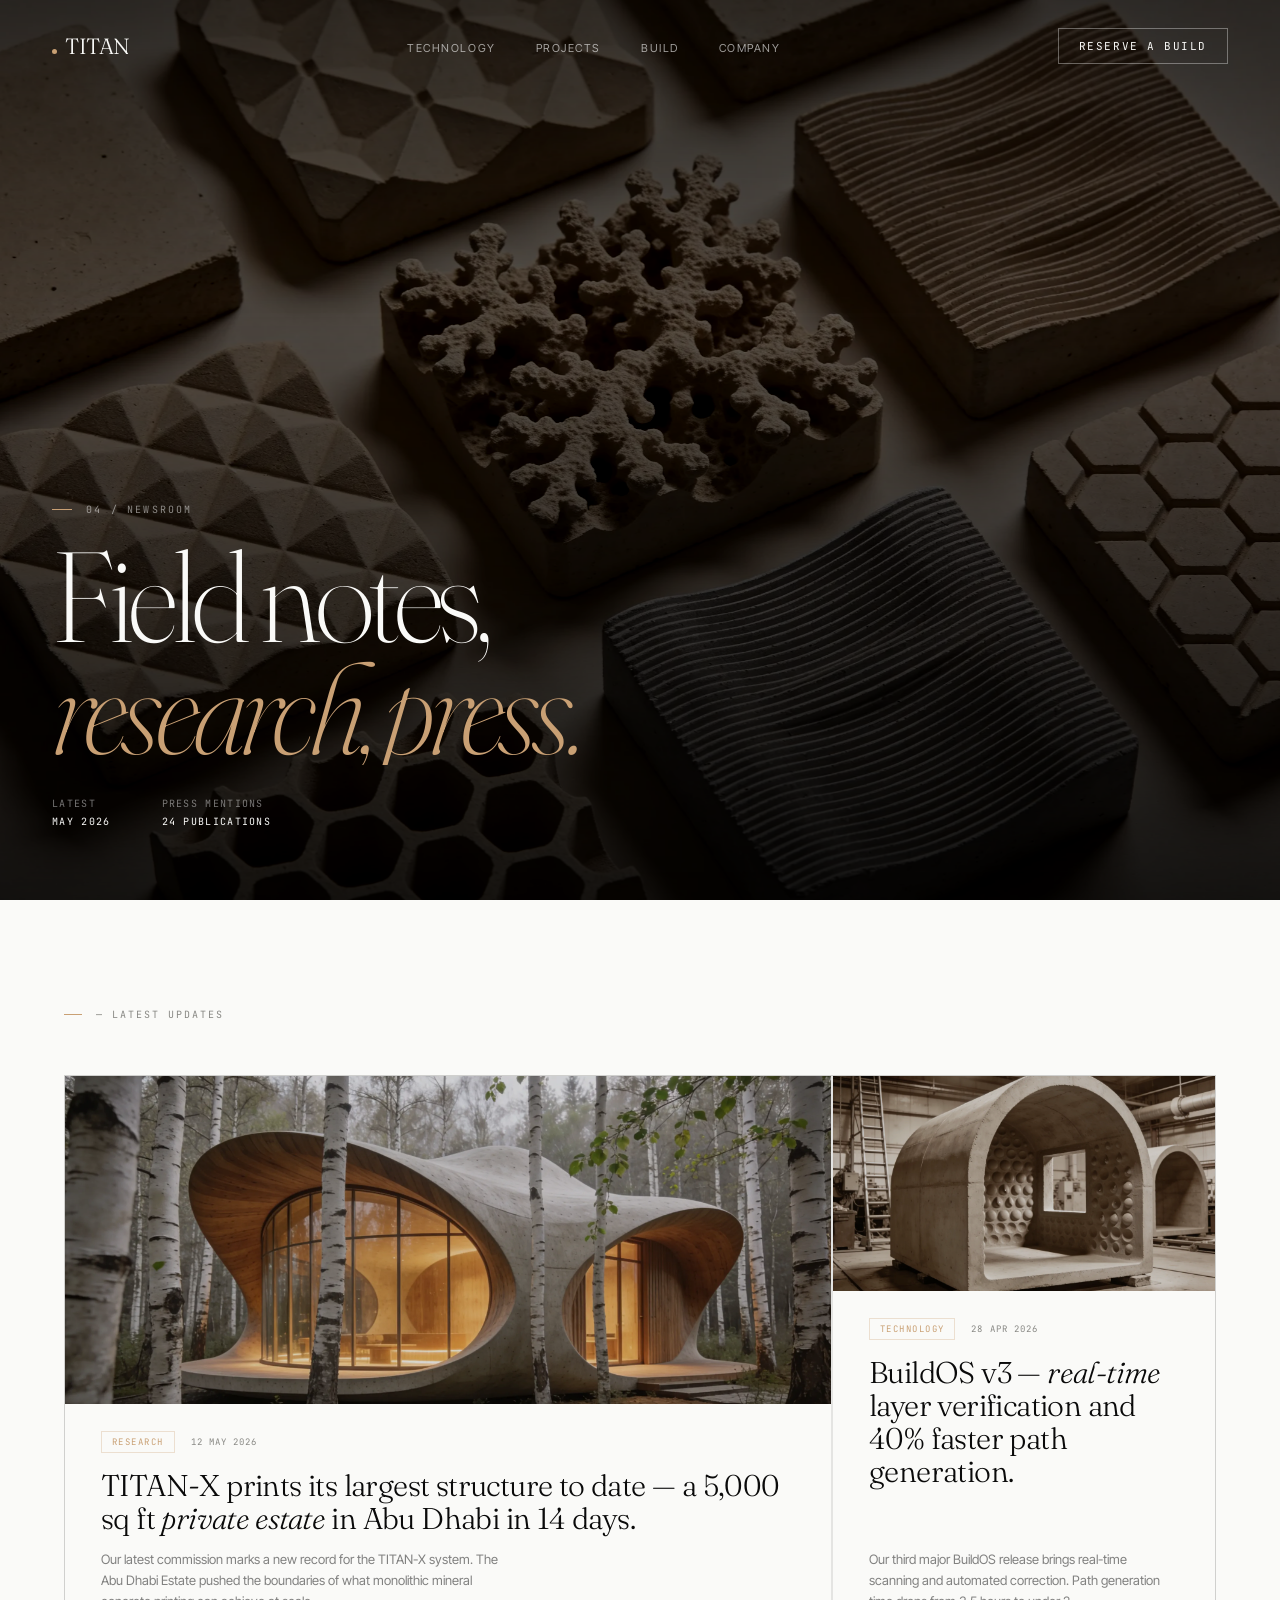
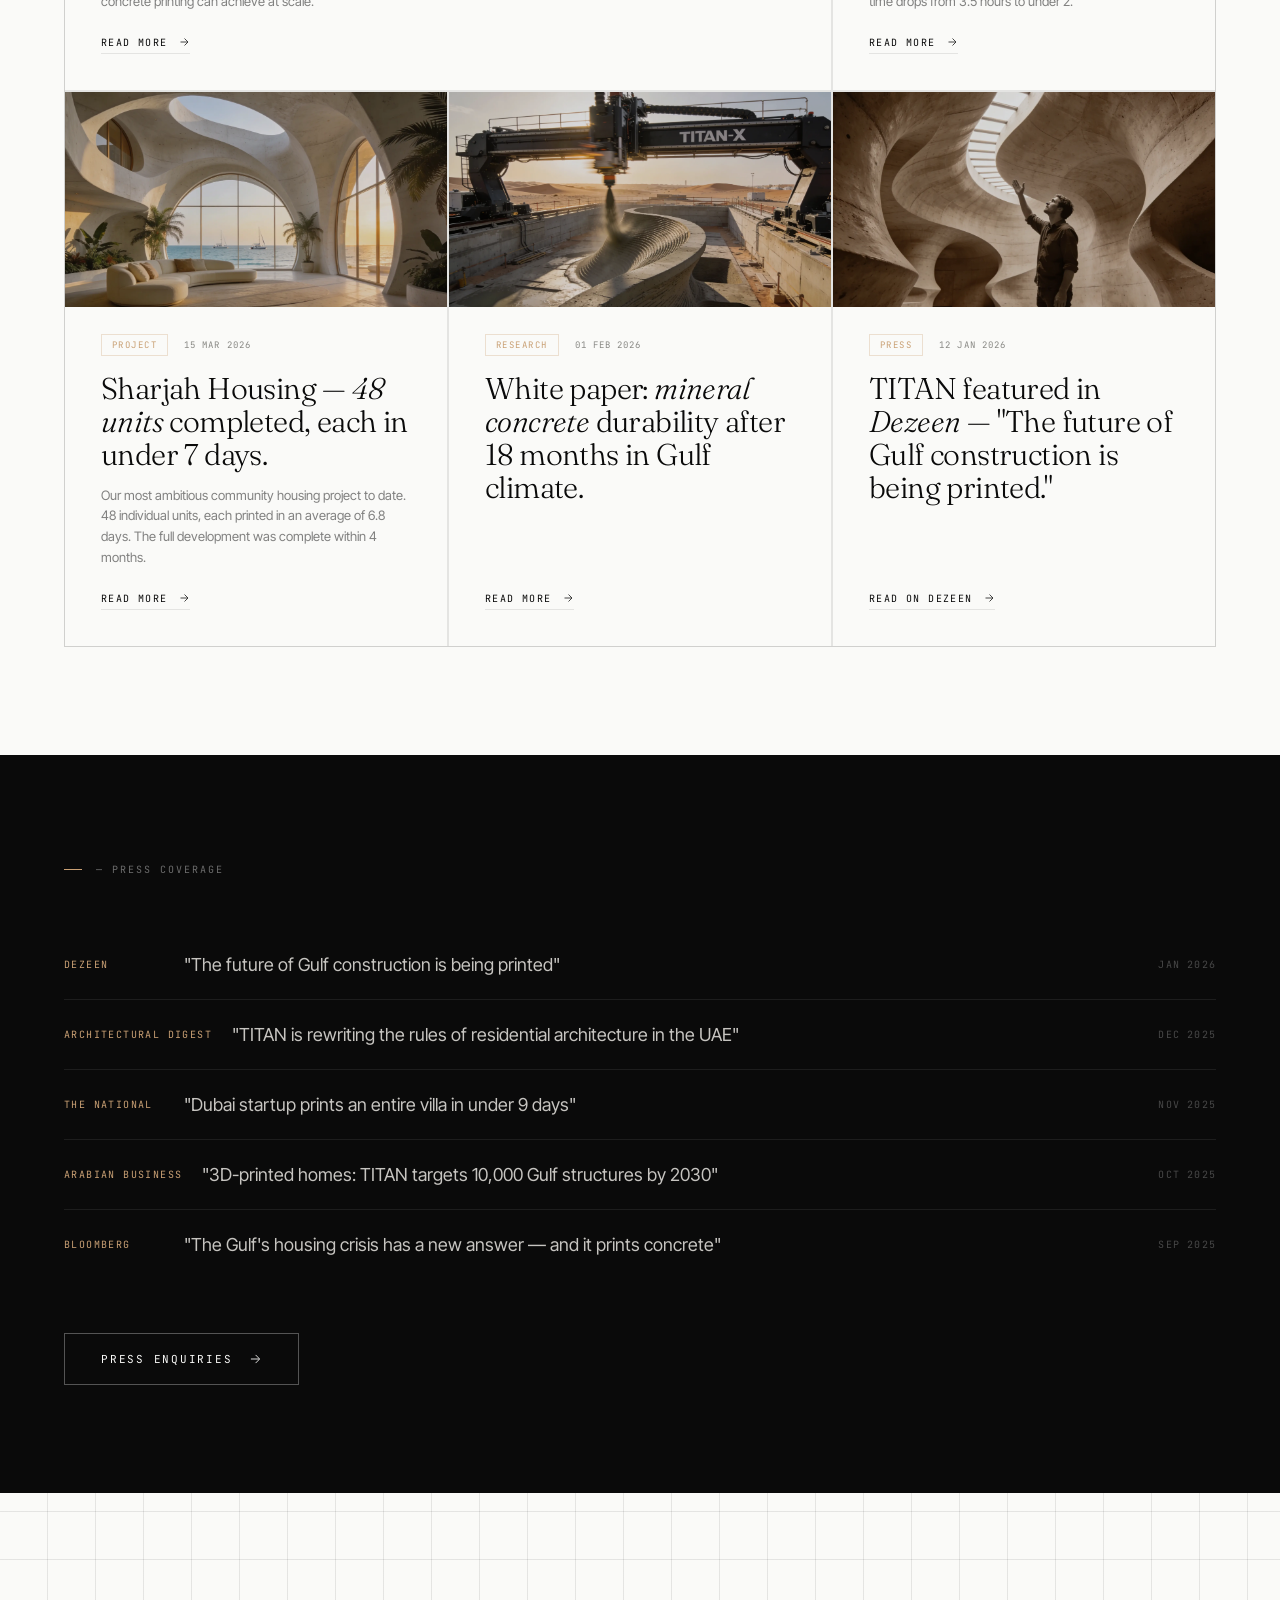
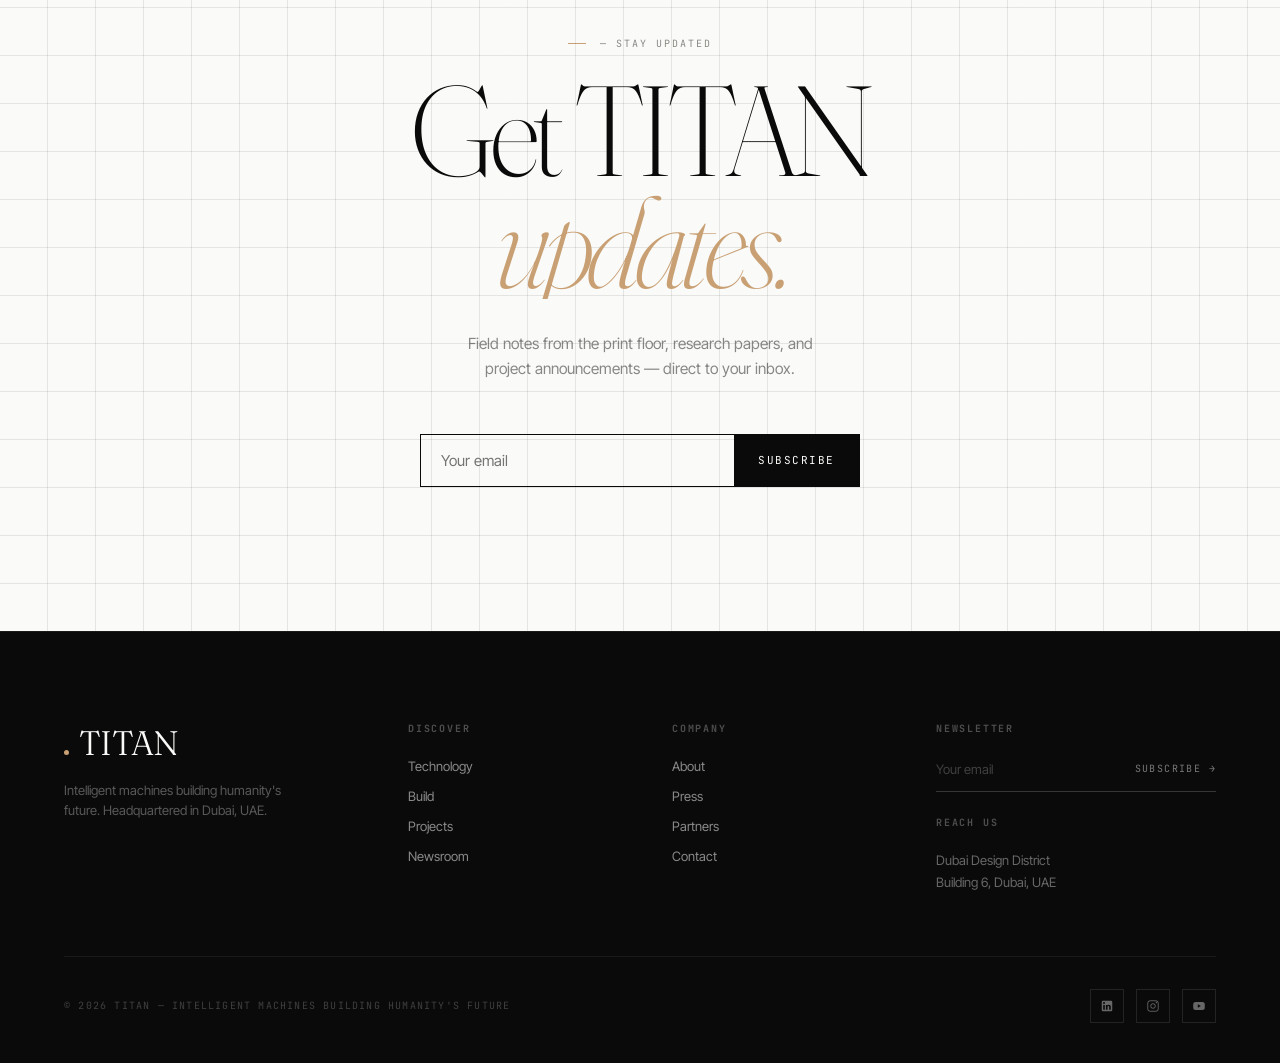
<file: newsroom.html>
<!doctype html>
<html lang="en">
<head>
<meta charset="utf-8">
<meta name="viewport" content="width=device-width,initial-scale=1">
<title>Newsroom — TITAN</title>
<link rel="preconnect" href="https://fonts.googleapis.com">
<link rel="preconnect" href="https://fonts.gstatic.com" crossorigin>
<link href="https://fonts.googleapis.com/css2?family=Fraunces:opsz,ital,wght@9..144,0,200;9..144,0,300;9..144,1,200&family=Inter+Tight:wght@200;300;400;500&family=JetBrains+Mono:wght@300;400&display=swap" rel="stylesheet">
<link rel="stylesheet" href="assets/shared-page.css">
<style>
.news-grid{display:grid;grid-template-columns:repeat(3,1fr);gap:2px;background:var(--line);border:1px solid var(--line)}
@media(max-width:860px){.news-grid{grid-template-columns:1fr 1fr}}
@media(max-width:560px){.news-grid{grid-template-columns:1fr}}
.news-card{background:var(--white);display:flex;flex-direction:column;overflow:hidden;transition:background .4s;cursor:pointer}
.news-card:hover{background:#F5F0E8}
.news-card--featured{grid-column:span 2}
@media(max-width:860px){.news-card--featured{grid-column:span 1}}
.news-img{aspect-ratio:16/9;overflow:hidden}
.news-card--featured .news-img{aspect-ratio:21/9}
.news-img img{width:100%;height:100%;object-fit:cover;filter:brightness(.85);transition:transform 1.6s var(--ease),filter 1.4s}
.news-card:hover .news-img img{transform:scale(1.04);filter:brightness(.7)}
.news-body{padding:clamp(24px,3vh,36px) clamp(24px,3vw,36px) clamp(28px,4vh,44px);flex:1;display:flex;flex-direction:column}
.news-meta{display:flex;align-items:center;gap:16px;margin-bottom:16px;flex-wrap:wrap}
.news-cat{font-family:'JetBrains Mono',monospace;font-size:9px;letter-spacing:.16em;text-transform:uppercase;color:var(--warm);border:1px solid rgba(201,160,116,.3);padding:4px 10px}
.news-date{font-family:'JetBrains Mono',monospace;font-size:9px;letter-spacing:.12em;text-transform:uppercase;color:var(--gray)}
.news-title{font-family:'Fraunces',serif;font-size:clamp(20px,2.4vw,30px);font-weight:300;letter-spacing:-.02em;line-height:1.1;margin-bottom:14px;flex:1}
.news-title em{font-style:italic}
.news-excerpt{font-size:13px;line-height:1.6;color:rgba(10,10,10,.5);max-width:52ch;margin-bottom:24px}
.news-link{font-family:'JetBrains Mono',monospace;font-size:10px;letter-spacing:.14em;text-transform:uppercase;color:var(--black);display:flex;align-items:center;gap:10px;margin-top:auto;border-bottom:1px solid var(--line);padding-bottom:4px;align-self:flex-start;transition:gap .3s var(--ease2),border-color .3s}
.news-card:hover .news-link{gap:16px;border-color:var(--warm)}
.news-link svg{width:12px;height:12px}

.press-list{display:flex;flex-direction:column;gap:0}
.press-item{display:flex;align-items:center;justify-content:space-between;padding:24px 0;border-bottom:1px solid var(--line-d);gap:20px;flex-wrap:wrap;transition:background .3s;cursor:pointer}
.press-item:last-child{border-bottom:none}
.press-item:hover .press-name{color:var(--warm)}
.press-pub{font-family:'JetBrains Mono',monospace;font-size:10px;letter-spacing:.14em;text-transform:uppercase;color:var(--warm);min-width:100px}
.press-name{font-size:clamp(15px,1.4vw,18px);color:rgba(245,243,238,.8);transition:color .3s;flex:1}
.press-date{font-family:'JetBrains Mono',monospace;font-size:10px;letter-spacing:.12em;text-transform:uppercase;color:rgba(255,255,255,.25)}
</style>
</head>
<body>
<div id="spb"></div>
<nav>
  <a href="index.html" class="brand"><span class="bdot"></span>TITAN</a>
  <ul class="nlinks">
    <li><a href="technology.html">Technology</a></li>
    <li><a href="projects.html">Projects</a></li>
    <li><a href="build.html">Build</a></li>
    <li><a href="company.html">Company</a></li>
  </ul>
  <a href="contact.html" class="ncta">Reserve a Build</a>
</nav>

<section class="page-hero">
  <div class="page-hero-bg"><img src="images/detail_2.webp" alt="Newsroom"></div>
  <div class="page-hero-content">
    <div class="page-hero-tag">04 / Newsroom</div>
    <h1 class="page-hero-h rl"><span>Field notes,<br><em>research, press.</em></span></h1>
    <div class="page-hero-meta">
      <div class="page-hero-stat"><span>Latest</span><b>May 2026</b></div>
      <div class="page-hero-stat"><span>Press mentions</span><b>24 Publications</b></div>
    </div>
  </div>
</section>

<!-- NEWS GRID -->
<section class="s s--light">
  <div class="inner">
    <div class="ey r" style="margin-bottom:clamp(40px,6vh,72px)">— Latest Updates</div>
    <div class="news-grid">
      <div class="news-card news-card--featured r">
        <div class="news-img"><img src="images/project_1.webp" alt=""></div>
        <div class="news-body">
          <div class="news-meta"><span class="news-cat">Research</span><span class="news-date">12 May 2026</span></div>
          <div class="news-title">TITAN-X prints its largest structure to date — a 5,000 sq ft <em>private estate</em> in Abu Dhabi in 14 days.</div>
          <div class="news-excerpt">Our latest commission marks a new record for the TITAN-X system. The Abu Dhabi Estate pushed the boundaries of what monolithic mineral concrete printing can achieve at scale.</div>
          <span class="news-link">Read more <svg viewBox="0 0 24 24" fill="none" stroke="currentColor" stroke-width="1.5"><path d="M5 12h14M13 5l7 7-7 7"/></svg></span>
        </div>
      </div>
      <div class="news-card r d1">
        <div class="news-img"><img src="images/detail_1.webp" alt=""></div>
        <div class="news-body">
          <div class="news-meta"><span class="news-cat">Technology</span><span class="news-date">28 Apr 2026</span></div>
          <div class="news-title">BuildOS v3 — <em>real-time</em> layer verification and 40% faster path generation.</div>
          <div class="news-excerpt">Our third major BuildOS release brings real-time scanning and automated correction. Path generation time drops from 3.5 hours to under 2.</div>
          <span class="news-link">Read more <svg viewBox="0 0 24 24" fill="none" stroke="currentColor" stroke-width="1.5"><path d="M5 12h14M13 5l7 7-7 7"/></svg></span>
        </div>
      </div>
      <div class="news-card r d2">
        <div class="news-img"><img src="images/project_2.webp" alt=""></div>
        <div class="news-body">
          <div class="news-meta"><span class="news-cat">Project</span><span class="news-date">15 Mar 2026</span></div>
          <div class="news-title">Sharjah Housing — <em>48 units</em> completed, each in under 7 days.</div>
          <div class="news-excerpt">Our most ambitious community housing project to date. 48 individual units, each printed in an average of 6.8 days. The full development was complete within 4 months.</div>
          <span class="news-link">Read more <svg viewBox="0 0 24 24" fill="none" stroke="currentColor" stroke-width="1.5"><path d="M5 12h14M13 5l7 7-7 7"/></svg></span>
        </div>
      </div>
      <div class="news-card r">
        <div class="news-img"><img src="images/system.webp" alt=""></div>
        <div class="news-body">
          <div class="news-meta"><span class="news-cat">Research</span><span class="news-date">01 Feb 2026</span></div>
          <div class="news-title">White paper: <em>mineral concrete</em> durability after 18 months in Gulf climate.</div>
          <span class="news-link">Read more <svg viewBox="0 0 24 24" fill="none" stroke="currentColor" stroke-width="1.5"><path d="M5 12h14M13 5l7 7-7 7"/></svg></span>
        </div>
      </div>
      <div class="news-card r d1">
        <div class="news-img"><img src="images/detail_3.webp" alt=""></div>
        <div class="news-body">
          <div class="news-meta"><span class="news-cat">Press</span><span class="news-date">12 Jan 2026</span></div>
          <div class="news-title">TITAN featured in <em>Dezeen</em> — "The future of Gulf construction is being printed."</div>
          <span class="news-link">Read on Dezeen <svg viewBox="0 0 24 24" fill="none" stroke="currentColor" stroke-width="1.5"><path d="M5 12h14M13 5l7 7-7 7"/></svg></span>
        </div>
      </div>
    </div>
  </div>
</section>

<!-- PRESS -->
<section class="s s--dark">
  <div class="inner">
    <div class="ey ey--light r" style="margin-bottom:clamp(40px,6vh,72px)">— Press Coverage</div>
    <div class="press-list">
      <div class="press-item r"><span class="press-pub">Dezeen</span><span class="press-name">"The future of Gulf construction is being printed"</span><span class="press-date">Jan 2026</span></div>
      <div class="press-item r d1"><span class="press-pub">Architectural Digest</span><span class="press-name">"TITAN is rewriting the rules of residential architecture in the UAE"</span><span class="press-date">Dec 2025</span></div>
      <div class="press-item r d2"><span class="press-pub">The National</span><span class="press-name">"Dubai startup prints an entire villa in under 9 days"</span><span class="press-date">Nov 2025</span></div>
      <div class="press-item r d3"><span class="press-pub">Arabian Business</span><span class="press-name">"3D-printed homes: TITAN targets 10,000 Gulf structures by 2030"</span><span class="press-date">Oct 2025</span></div>
      <div class="press-item r d4"><span class="press-pub">Bloomberg</span><span class="press-name">"The Gulf's housing crisis has a new answer — and it prints concrete"</span><span class="press-date">Sep 2025</span></div>
    </div>
    <div class="r d4" style="margin-top:clamp(40px,6vh,72px)">
      <a href="contact.html" class="btn btn--ghost" style="font-size:11px">Press Enquiries <svg viewBox="0 0 24 24" fill="none" stroke="currentColor" stroke-width="1.5"><path d="M5 12h14M13 5l7 7-7 7"/></svg></a>
    </div>
  </div>
</section>

<!-- CTA -->
<section class="s s--light cta-band">
  <div class="ey r" style="justify-content:center;margin-bottom:24px">— Stay Updated</div>
  <h2 class="cta-hl rl r"><span>Get TITAN<br><em>updates.</em></span></h2>
  <p class="cta-p r d1">Field notes from the print floor, research papers, and project announcements — direct to your inbox.</p>
  <form style="display:flex;gap:0;max-width:440px;margin:0 auto;position:relative;z-index:2;border:1px solid var(--black)" class="r d2" id="newsForm">
    <input type="email" placeholder="Your email" style="flex:1;background:transparent;border:0;padding:16px 20px;font-family:'Inter Tight',sans-serif;font-size:15px;outline:0;color:var(--black)">
    <button type="submit" style="font-family:'JetBrains Mono',monospace;font-size:11px;letter-spacing:.14em;text-transform:uppercase;background:var(--black);color:var(--white);border:0;padding:16px 24px;cursor:pointer;transition:background .3s">Subscribe</button>
  </form>
</section>

<footer class="footer">
  <div class="ftop">
    <div><div class="fbrand"><span class="bdot"></span>TITAN</div><p class="ftag">Intelligent machines building humanity's future. Headquartered in Dubai, UAE.</p></div>
    <div class="fcol"><h4>Discover</h4><ul><li><a href="technology.html">Technology</a></li><li><a href="build.html">Build</a></li><li><a href="projects.html">Projects</a></li><li><a href="newsroom.html">Newsroom</a></li></ul></div>
    <div class="fcol"><h4>Company</h4><ul><li><a href="company.html">About</a></li><li><a href="newsroom.html">Press</a></li><li><a href="contact.html">Partners</a></li><li><a href="contact.html">Contact</a></li></ul></div>
    <div class="fcol"><h4>Newsletter</h4><form class="fnl"><input type="email" placeholder="Your email"><button type="submit">Subscribe →</button></form><h4 style="margin-top:24px">Reach Us</h4><p style="font-size:13px;color:rgba(255,255,255,.38);line-height:1.7;margin-top:12px">Dubai Design District<br>Building 6, Dubai, UAE</p></div>
  </div>
  <div class="fbot">
    <span class="fcopy">© 2026 TITAN — Intelligent Machines Building Humanity's Future</span>
    <div class="fsoc">
      <a href="#"><svg viewBox="0 0 24 24" fill="currentColor"><path d="M19 3a2 2 0 0 1 2 2v14a2 2 0 0 1-2 2H5a2 2 0 0 1-2-2V5a2 2 0 0 1 2-2h14m-.5 15.5v-5.3a3.26 3.26 0 0 0-3.26-3.26c-.85 0-1.84.52-2.32 1.3v-1.11h-2.79v8.37h2.79v-4.93c0-.77.62-1.4 1.39-1.4a1.4 1.4 0 0 1 1.4 1.4v4.93h2.79M6.88 8.56a1.68 1.68 0 0 0 1.68-1.68c0-.93-.75-1.69-1.68-1.69a1.69 1.69 0 0 0-1.69 1.69c0 .93.76 1.68 1.69 1.68m1.39 9.94v-8.37H5.5v8.37h2.77z"/></svg></a>
      <a href="#"><svg viewBox="0 0 24 24" fill="none" stroke="currentColor" stroke-width="1.5"><rect x="3" y="3" width="18" height="18" rx="4"/><circle cx="12" cy="12" r="4"/><circle cx="17.5" cy="6.5" r="0.5" fill="currentColor"/></svg></a>
      <a href="#"><svg viewBox="0 0 24 24" fill="currentColor"><path d="M21.58 7.19c-.23-.86-.91-1.54-1.77-1.77C18.25 5 12 5 12 5s-6.25 0-7.81.42c-.86.23-1.54.91-1.77 1.77C2 8.75 2 12 2 12s0 3.25.42 4.81c.23.86.91 1.54 1.77 1.77C5.75 19 12 19 12 19s6.25 0 7.81-.42c.86-.23 1.54-.91 1.77-1.77C22 15.25 22 12 22 12s0-3.25-.42-4.81M10 15V9l5.2 3-5.2 3z"/></svg></a>
    </div>
  </div>
</footer>
<script src="assets/shared-page.js"></script>
</body>
</html>
</file>
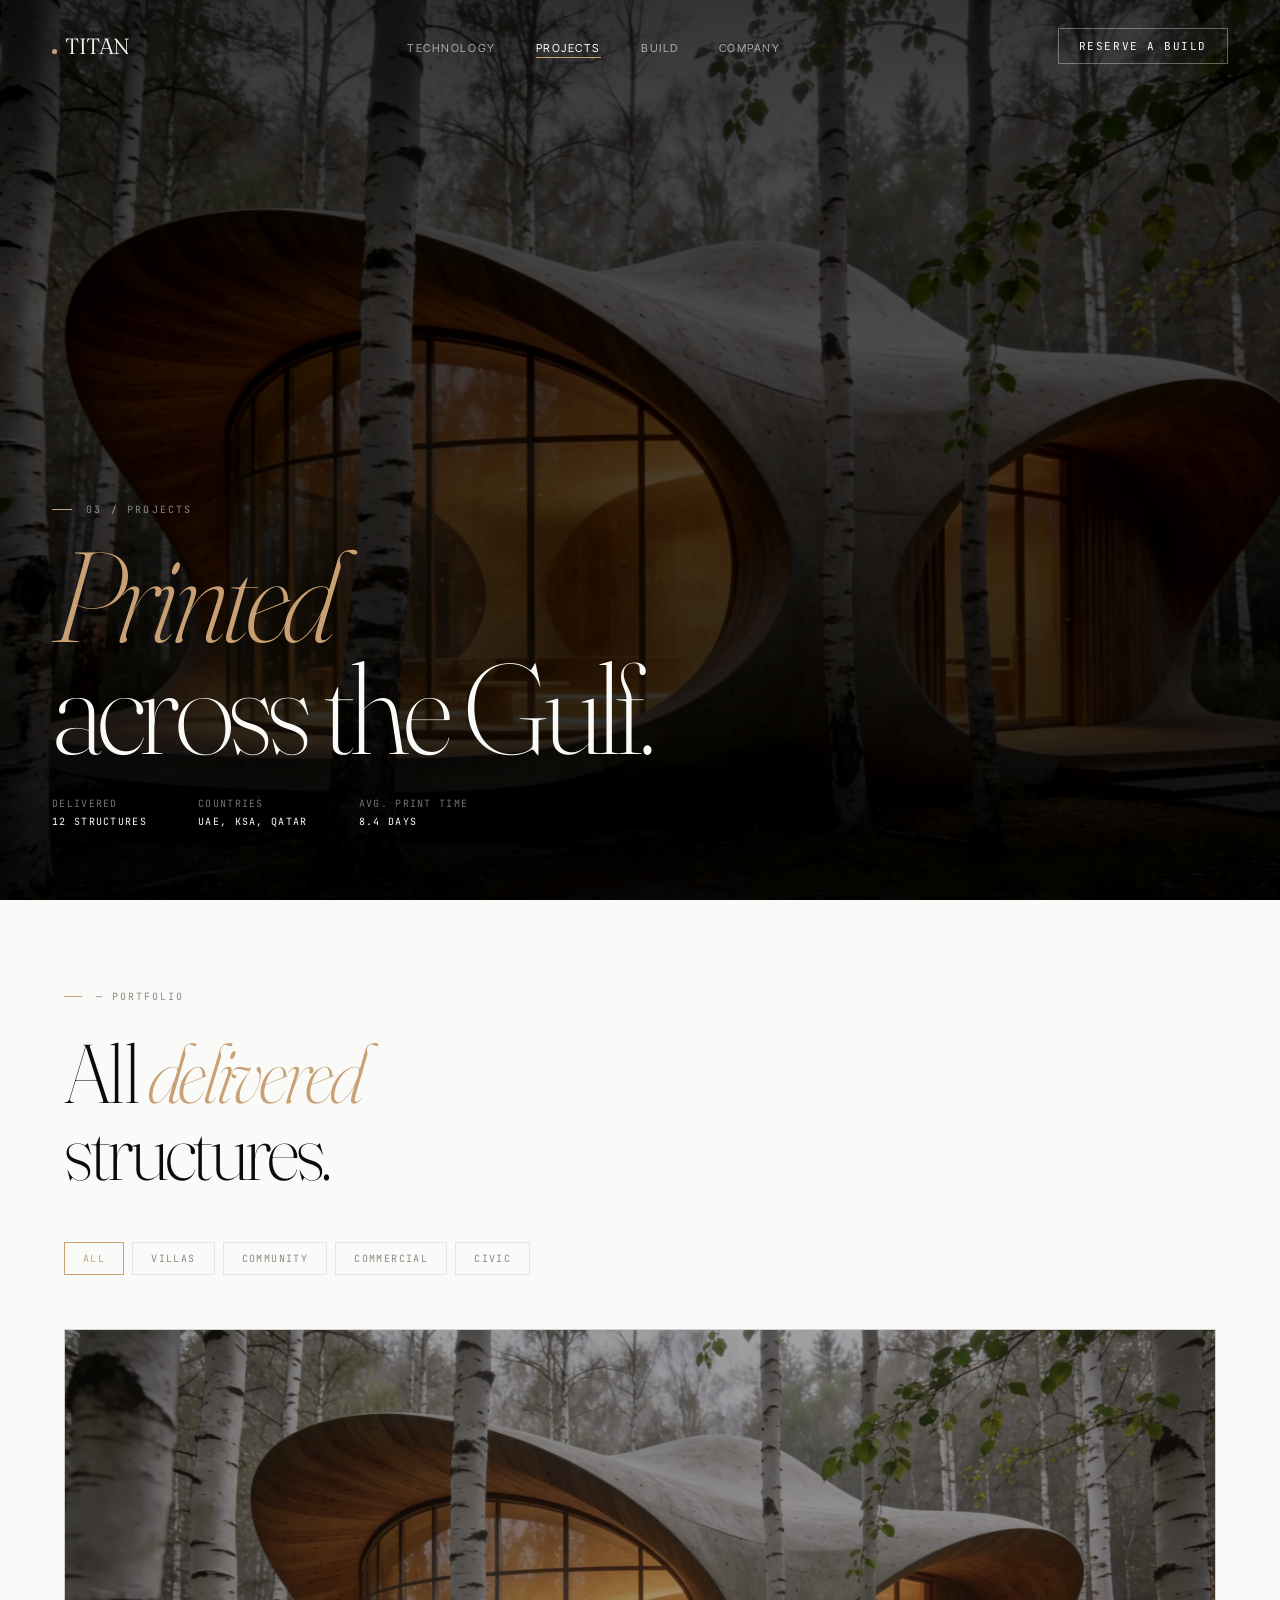
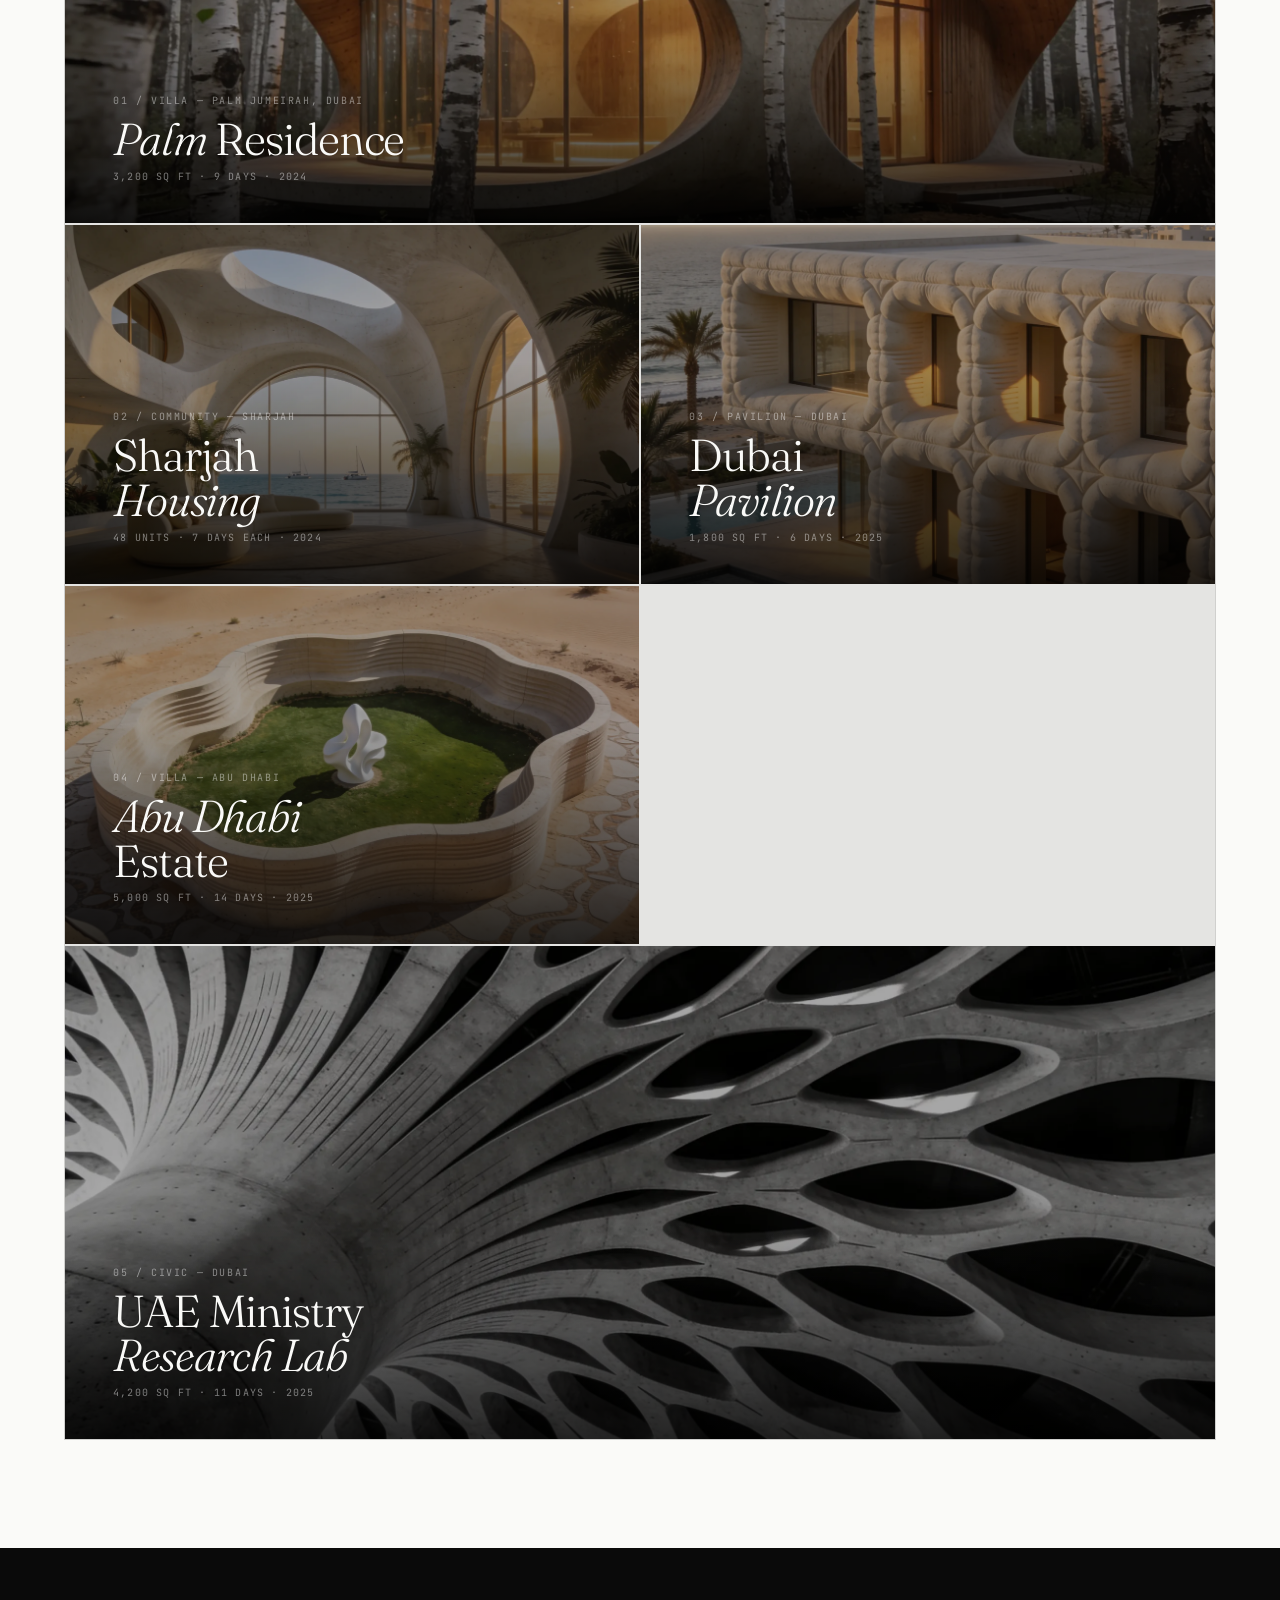
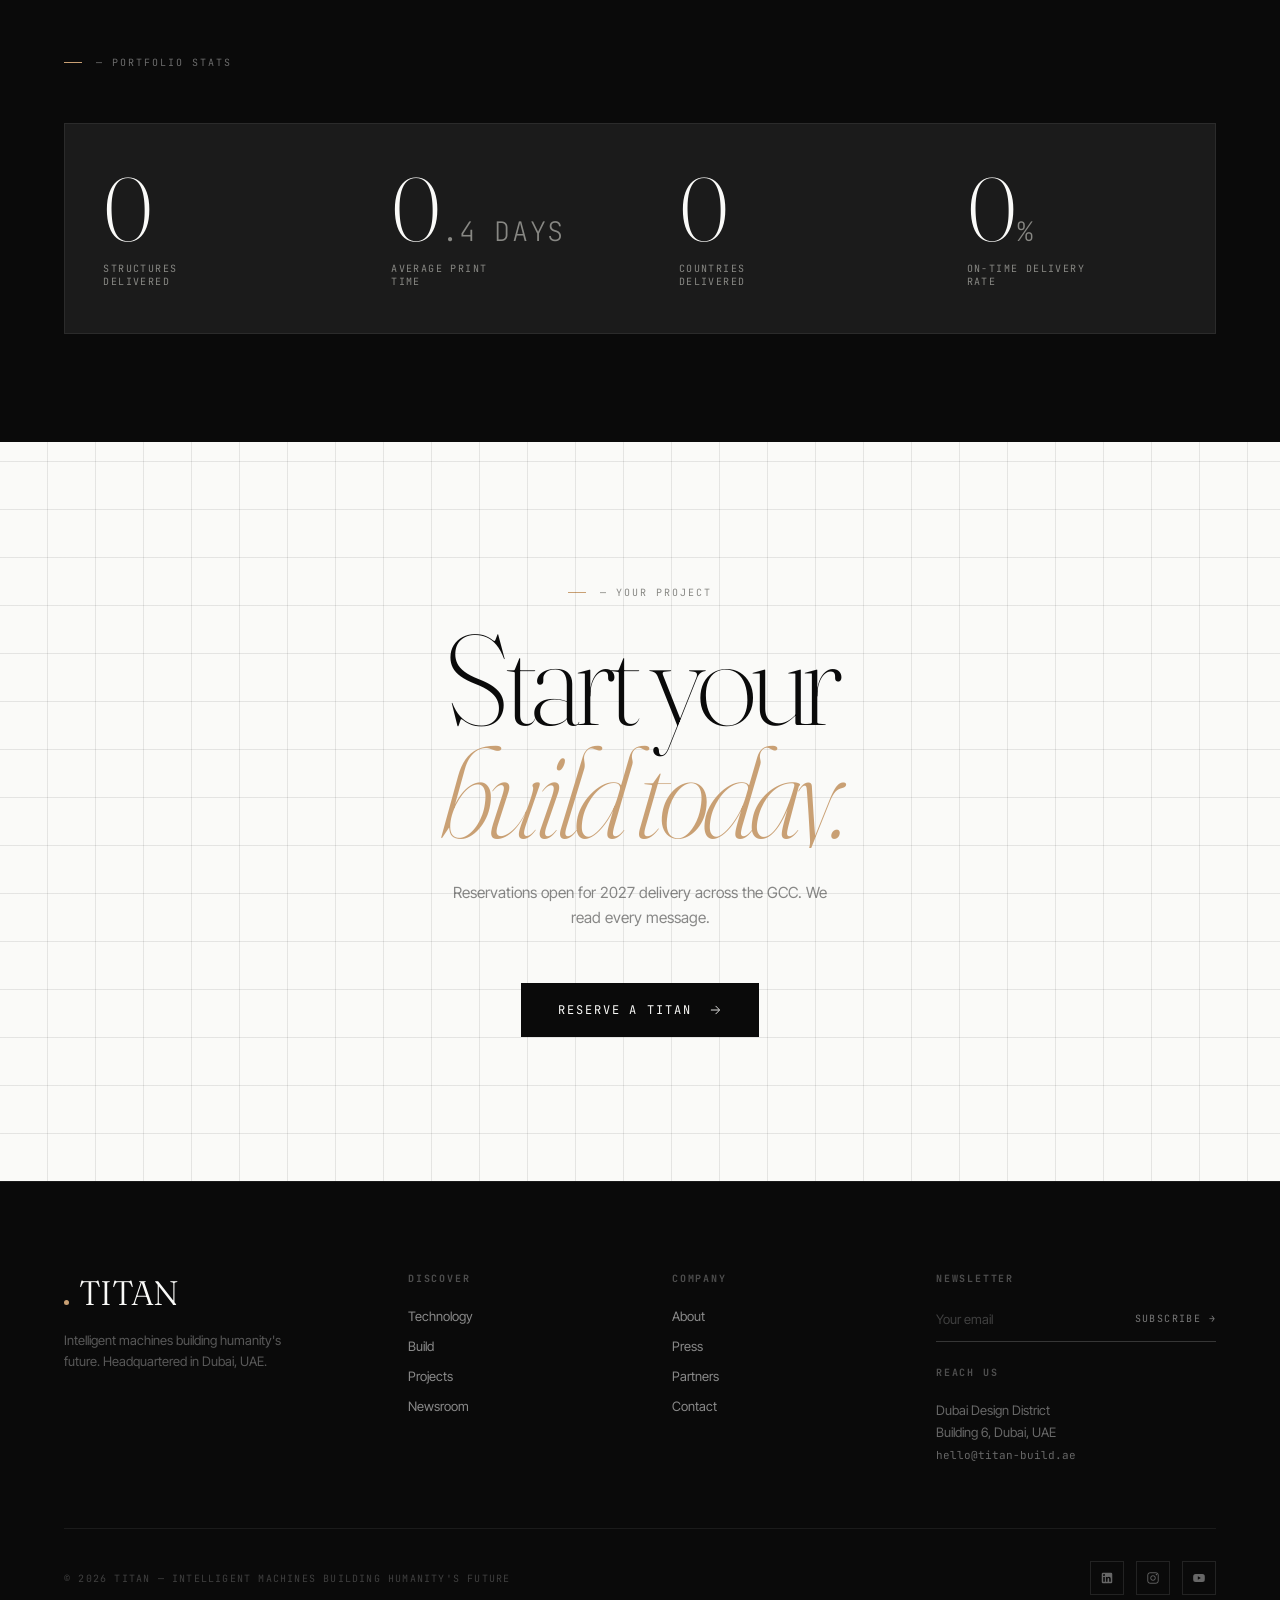
<file: projects.html>
<!doctype html>
<html lang="en">
<head>
<meta charset="utf-8">
<meta name="viewport" content="width=device-width,initial-scale=1">
<title>Projects — TITAN</title>
<link rel="preconnect" href="https://fonts.googleapis.com">
<link rel="preconnect" href="https://fonts.gstatic.com" crossorigin>
<link href="https://fonts.googleapis.com/css2?family=Fraunces:opsz,ital,wght@9..144,0,200;9..144,0,300;9..144,1,200&family=Inter+Tight:wght@200;300;400;500&family=JetBrains+Mono:wght@300;400&display=swap" rel="stylesheet">
<link rel="stylesheet" href="assets/shared-page.css">
<style>
/* ── PROJECTS PAGE ── */
.proj-grid{
  display:grid;
  grid-template-columns:repeat(2,1fr);
  gap:2px;
  background:var(--line);
  border:1px solid var(--line);
}
@media(max-width:720px){.proj-grid{grid-template-columns:1fr}}

.proj-item{
  position:relative;overflow:hidden;
  background:var(--black);
  display:block;text-decoration:none;
  color:var(--white);
}
.proj-item--wide{grid-column:span 2}
@media(max-width:720px){.proj-item--wide{grid-column:span 1}}

.proj-item-img{
  width:100%;
  aspect-ratio:16/10;
  object-fit:cover;
  filter:brightness(.65);
  transition:transform 1.6s var(--ease),filter 1.4s;
  display:block;
}
.proj-item--wide .proj-item-img{aspect-ratio:21/9}
.proj-item:hover .proj-item-img{transform:scale(1.05);filter:brightness(.45)}

.proj-item-body{
  position:absolute;bottom:0;left:0;right:0;
  padding:clamp(28px,4vw,48px) clamp(28px,4vw,48px) clamp(28px,4vw,40px);
  background:linear-gradient(transparent,rgba(0,0,0,.75));
  display:flex;justify-content:space-between;align-items:flex-end;
  flex-wrap:wrap;gap:16px;
}
.proj-item-left{}
.proj-item-num{font-family:'JetBrains Mono',monospace;font-size:10px;letter-spacing:.16em;text-transform:uppercase;color:rgba(255,255,255,.45);margin-bottom:10px}
.proj-item-title{font-family:'Fraunces',serif;font-size:clamp(26px,3.5vw,48px);font-weight:300;letter-spacing:-.025em;line-height:1.0;margin-bottom:8px}
.proj-item-title em{font-style:italic}
.proj-item-meta{font-family:'JetBrains Mono',monospace;font-size:10px;letter-spacing:.12em;text-transform:uppercase;color:rgba(255,255,255,.45)}
.proj-item-arrow{
  width:44px;height:44px;border:1px solid rgba(255,255,255,.25);
  display:flex;align-items:center;justify-content:center;
  flex-shrink:0;
  opacity:0;transform:translate(8px,-8px);
  transition:opacity .4s,transform .4s var(--ease2),border-color .3s;
}
.proj-item:hover .proj-item-arrow{opacity:1;transform:none;border-color:var(--warm)}
.proj-item-arrow svg{width:16px;height:16px}

/* FILTER BAR */
.filter-bar{
  display:flex;gap:8px;flex-wrap:wrap;
  padding:0 clamp(40px,5vw,80px);
  margin-bottom:clamp(40px,6vh,64px);
}
.filter-btn{
  font-family:'JetBrains Mono',monospace;font-size:10px;letter-spacing:.14em;text-transform:uppercase;
  padding:9px 18px;border:1px solid var(--line);background:transparent;
  color:var(--gray);cursor:pointer;transition:border-color .3s,color .3s,background .3s;
}
.filter-btn.on,.filter-btn:hover{border-color:var(--warm);color:var(--warm)}
</style>
</head>
<body>
<div id="spb"></div>

<nav>
  <a href="index.html" class="brand"><span class="bdot"></span>TITAN</a>
  <ul class="nlinks">
    <li><a href="technology.html">Technology</a></li>
    <li><a href="projects.html">Projects</a></li>
    <li><a href="build.html">Build</a></li>
    <li><a href="company.html">Company</a></li>
  </ul>
  <a href="contact.html" class="ncta">Reserve a Build</a>
</nav>

<!-- HERO -->
<section class="page-hero">
  <div class="page-hero-bg"><img src="images/project_1.webp" alt="TITAN Projects"></div>
  <div class="page-hero-content">
    <div class="page-hero-tag">03 / Projects</div>
    <h1 class="page-hero-h rl"><span><em>Printed</em><br>across the Gulf.</span></h1>
    <div class="page-hero-meta">
      <div class="page-hero-stat"><span>Delivered</span><b>12 Structures</b></div>
      <div class="page-hero-stat"><span>Countries</span><b>UAE, KSA, Qatar</b></div>
      <div class="page-hero-stat"><span>Avg. print time</span><b>8.4 Days</b></div>
    </div>
  </div>
</section>

<!-- PROJECTS GRID -->
<section class="s s--light" style="padding:clamp(60px,10vh,100px) 0 clamp(80px,12vh,140px)">
  <div style="padding:0 clamp(40px,5vw,80px);margin-bottom:clamp(40px,6vh,64px)">
    <div class="ey r">— Portfolio</div>
    <h2 class="sh r d1">All <em>delivered</em><br>structures.</h2>
  </div>

  <div class="filter-bar r d2">
    <button class="filter-btn on">All</button>
    <button class="filter-btn">Villas</button>
    <button class="filter-btn">Community</button>
    <button class="filter-btn">Commercial</button>
    <button class="filter-btn">Civic</button>
  </div>

  <div class="proj-grid" style="margin:0 clamp(40px,5vw,80px)">
    <!-- Project 1 — wide -->
    <a href="#" class="proj-item proj-item--wide r">
      <img class="proj-item-img" src="images/project_1.webp" alt="Palm Jumeirah Villa">
      <div class="proj-item-body">
        <div class="proj-item-left">
          <div class="proj-item-num">01 / Villa — Palm Jumeirah, Dubai</div>
          <div class="proj-item-title"><em>Palm</em> Residence</div>
          <div class="proj-item-meta">3,200 sq ft · 9 days · 2024</div>
        </div>
        <div class="proj-item-arrow"><svg viewBox="0 0 24 24" fill="none" stroke="currentColor" stroke-width="1.5"><path d="M5 12h14M13 5l7 7-7 7"/></svg></div>
      </div>
    </a>

    <!-- Project 2 -->
    <a href="#" class="proj-item r">
      <img class="proj-item-img" src="images/project_2.webp" alt="Sharjah Housing">
      <div class="proj-item-body">
        <div class="proj-item-left">
          <div class="proj-item-num">02 / Community — Sharjah</div>
          <div class="proj-item-title">Sharjah<br><em>Housing</em></div>
          <div class="proj-item-meta">48 units · 7 days each · 2024</div>
        </div>
        <div class="proj-item-arrow"><svg viewBox="0 0 24 24" fill="none" stroke="currentColor" stroke-width="1.5"><path d="M5 12h14M13 5l7 7-7 7"/></svg></div>
      </div>
    </a>

    <!-- Project 3 -->
    <a href="#" class="proj-item r d1">
      <img class="proj-item-img" src="images/project_3.webp" alt="Dubai Pavilion">
      <div class="proj-item-body">
        <div class="proj-item-left">
          <div class="proj-item-num">03 / Pavilion — Dubai</div>
          <div class="proj-item-title">Dubai<br><em>Pavilion</em></div>
          <div class="proj-item-meta">1,800 sq ft · 6 days · 2025</div>
        </div>
        <div class="proj-item-arrow"><svg viewBox="0 0 24 24" fill="none" stroke="currentColor" stroke-width="1.5"><path d="M5 12h14M13 5l7 7-7 7"/></svg></div>
      </div>
    </a>

    <!-- Project 4 -->
    <a href="#" class="proj-item r d2">
      <img class="proj-item-img" src="images/project_4.webp" alt="Abu Dhabi Estate">
      <div class="proj-item-body">
        <div class="proj-item-left">
          <div class="proj-item-num">04 / Villa — Abu Dhabi</div>
          <div class="proj-item-title"><em>Abu Dhabi</em><br>Estate</div>
          <div class="proj-item-meta">5,000 sq ft · 14 days · 2025</div>
        </div>
        <div class="proj-item-arrow"><svg viewBox="0 0 24 24" fill="none" stroke="currentColor" stroke-width="1.5"><path d="M5 12h14M13 5l7 7-7 7"/></svg></div>
      </div>
    </a>

    <!-- Project 5 — wide -->
    <a href="#" class="proj-item proj-item--wide r d3">
      <img class="proj-item-img" src="images/project_5.webp" alt="Civic Research Lab">
      <div class="proj-item-body">
        <div class="proj-item-left">
          <div class="proj-item-num">05 / Civic — Dubai</div>
          <div class="proj-item-title">UAE Ministry<br><em>Research Lab</em></div>
          <div class="proj-item-meta">4,200 sq ft · 11 days · 2025</div>
        </div>
        <div class="proj-item-arrow"><svg viewBox="0 0 24 24" fill="none" stroke="currentColor" stroke-width="1.5"><path d="M5 12h14M13 5l7 7-7 7"/></svg></div>
      </div>
    </a>
  </div>
</section>

<!-- STATS -->
<section class="s s--dark">
  <div class="inner">
    <div class="ey ey--light r" style="margin-bottom:clamp(40px,6vh,72px)">— Portfolio Stats</div>
    <div style="display:grid;grid-template-columns:repeat(4,1fr);gap:1px;background:rgba(255,255,255,.07);border:1px solid rgba(255,255,255,.07)" data-counters>
      <div class="stat-big r"><div class="stat-big-n"><span class="counter" data-to="12">0</span></div><div class="stat-big-l" style="color:var(--gray)">Structures delivered</div></div>
      <div class="stat-big r d1"><div class="stat-big-n"><span class="counter" data-to="8">0</span><span class="stat-big-u">.4 days</span></div><div class="stat-big-l" style="color:var(--gray)">Average print time</div></div>
      <div class="stat-big r d2"><div class="stat-big-n"><span class="counter" data-to="3">0</span></div><div class="stat-big-l" style="color:var(--gray)">Countries delivered</div></div>
      <div class="stat-big r d3"><div class="stat-big-n"><span class="counter" data-to="100">0</span><span class="stat-big-u">%</span></div><div class="stat-big-l" style="color:var(--gray)">On-time delivery rate</div></div>
    </div>
  </div>
</section>

<!-- CTA -->
<section class="s s--light cta-band">
  <div class="ey r" style="justify-content:center;margin-bottom:24px">— Your Project</div>
  <h2 class="cta-hl rl r"><span>Start your<br><em>build today.</em></span></h2>
  <p class="cta-p r d1">Reservations open for 2027 delivery across the GCC. We read every message.</p>
  <a href="contact.html" class="btn btn--dark r d2">Reserve a TITAN <svg viewBox="0 0 24 24" fill="none" stroke="currentColor" stroke-width="1.5"><path d="M5 12h14M13 5l7 7-7 7"/></svg></a>
</section>

<!-- FOOTER -->
<footer class="footer">
  <div class="ftop">
    <div><div class="fbrand"><span class="bdot"></span>TITAN</div><p class="ftag">Intelligent machines building humanity's future. Headquartered in Dubai, UAE.</p></div>
    <div class="fcol"><h4>Discover</h4><ul><li><a href="technology.html">Technology</a></li><li><a href="build.html">Build</a></li><li><a href="projects.html">Projects</a></li><li><a href="newsroom.html">Newsroom</a></li></ul></div>
    <div class="fcol"><h4>Company</h4><ul><li><a href="company.html">About</a></li><li><a href="newsroom.html">Press</a></li><li><a href="contact.html">Partners</a></li><li><a href="contact.html">Contact</a></li></ul></div>
    <div class="fcol"><h4>Newsletter</h4><form class="fnl"><input type="email" placeholder="Your email"><button type="submit">Subscribe →</button></form><h4 style="margin-top:24px">Reach Us</h4><p style="font-size:13px;color:rgba(255,255,255,.38);line-height:1.7;margin-top:12px">Dubai Design District<br>Building 6, Dubai, UAE<br><span style="font-family:'JetBrains Mono',monospace;font-size:11px">hello@titan-build.ae</span></p></div>
  </div>
  <div class="fbot">
    <span class="fcopy">© 2026 TITAN — Intelligent Machines Building Humanity's Future</span>
    <div class="fsoc">
      <a href="#"><svg viewBox="0 0 24 24" fill="currentColor"><path d="M19 3a2 2 0 0 1 2 2v14a2 2 0 0 1-2 2H5a2 2 0 0 1-2-2V5a2 2 0 0 1 2-2h14m-.5 15.5v-5.3a3.26 3.26 0 0 0-3.26-3.26c-.85 0-1.84.52-2.32 1.3v-1.11h-2.79v8.37h2.79v-4.93c0-.77.62-1.4 1.39-1.4a1.4 1.4 0 0 1 1.4 1.4v4.93h2.79M6.88 8.56a1.68 1.68 0 0 0 1.68-1.68c0-.93-.75-1.69-1.68-1.69a1.69 1.69 0 0 0-1.69 1.69c0 .93.76 1.68 1.69 1.68m1.39 9.94v-8.37H5.5v8.37h2.77z"/></svg></a>
      <a href="#"><svg viewBox="0 0 24 24" fill="none" stroke="currentColor" stroke-width="1.5"><rect x="3" y="3" width="18" height="18" rx="4"/><circle cx="12" cy="12" r="4"/><circle cx="17.5" cy="6.5" r="0.5" fill="currentColor"/></svg></a>
      <a href="#"><svg viewBox="0 0 24 24" fill="currentColor"><path d="M21.58 7.19c-.23-.86-.91-1.54-1.77-1.77C18.25 5 12 5 12 5s-6.25 0-7.81.42c-.86.23-1.54.91-1.77 1.77C2 8.75 2 12 2 12s0 3.25.42 4.81c.23.86.91 1.54 1.77 1.77C5.75 19 12 19 12 19s6.25 0 7.81-.42c.86-.23 1.54-.91 1.77-1.77C22 15.25 22 12 22 12s0-3.25-.42-4.81M10 15V9l5.2 3-5.2 3z"/></svg></a>
    </div>
  </div>
</footer>
<script src="assets/shared-page.js"></script>
</body>
</html>
</file>
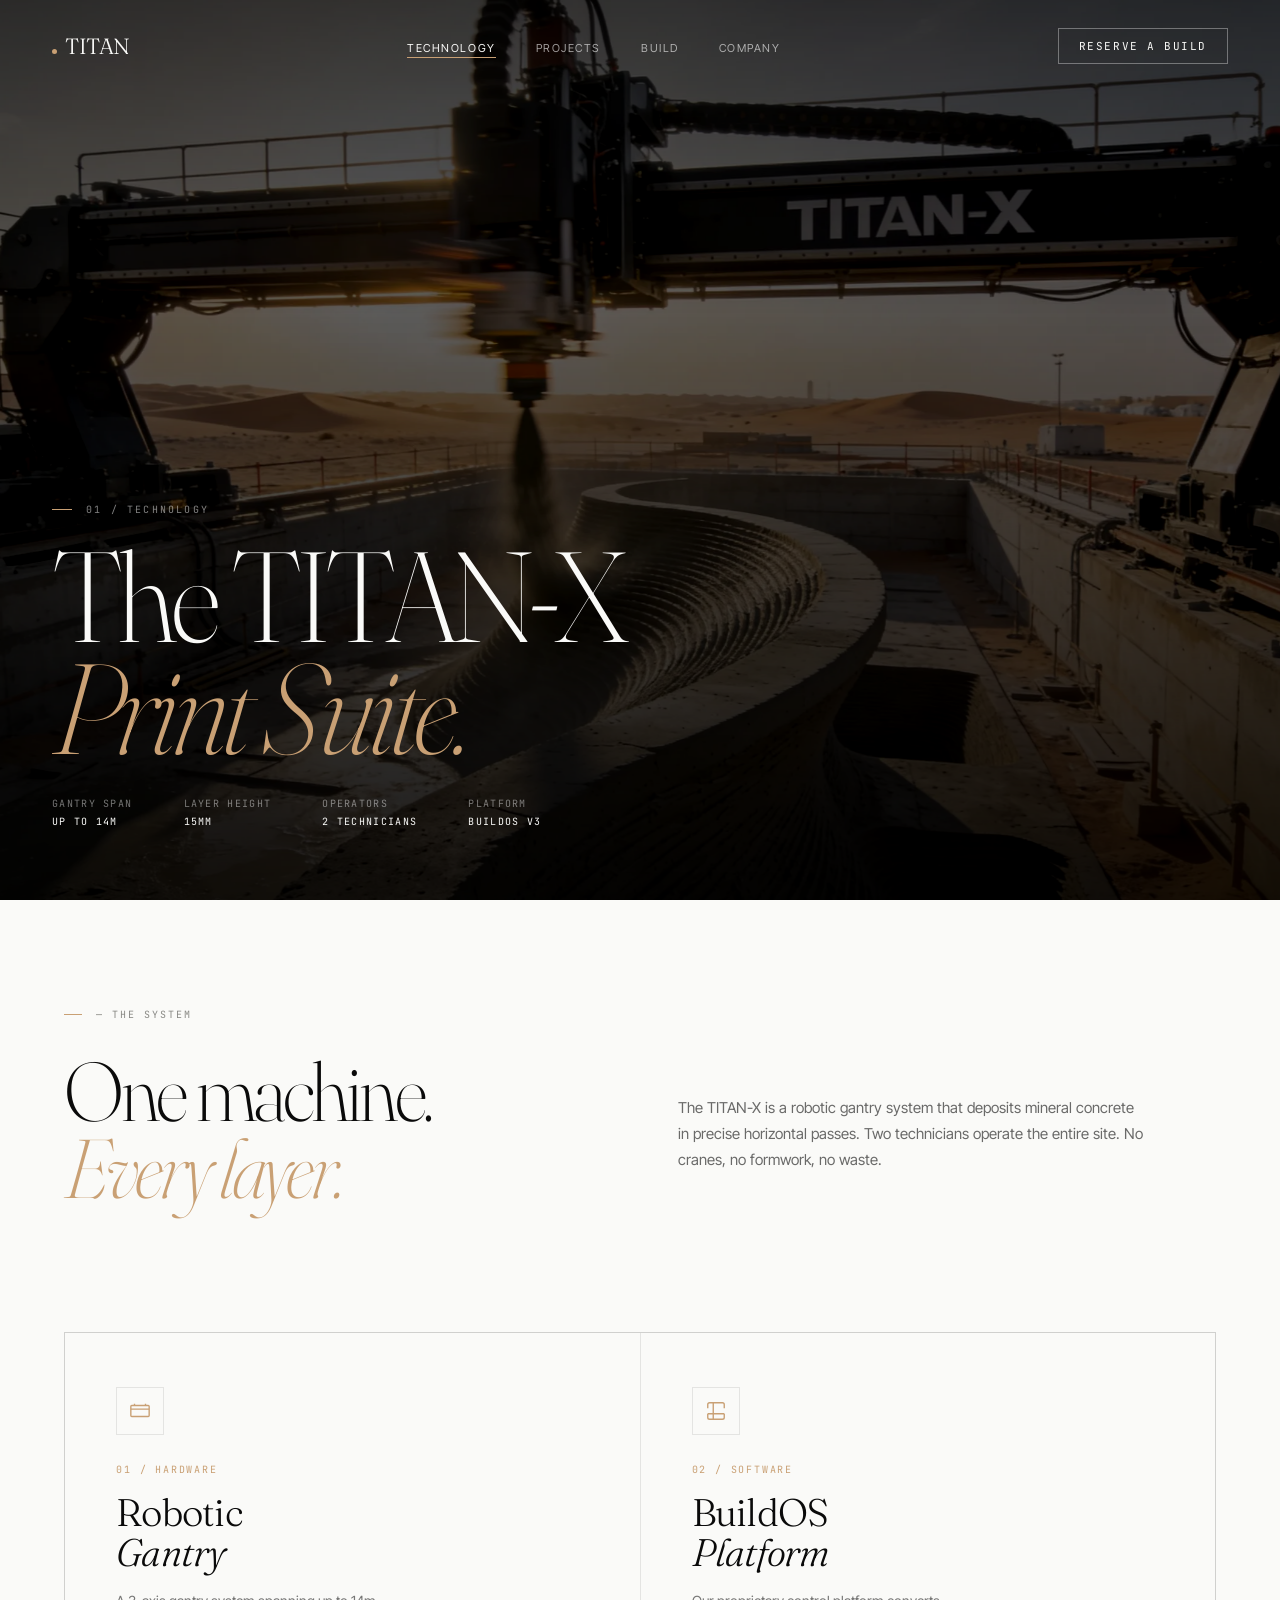
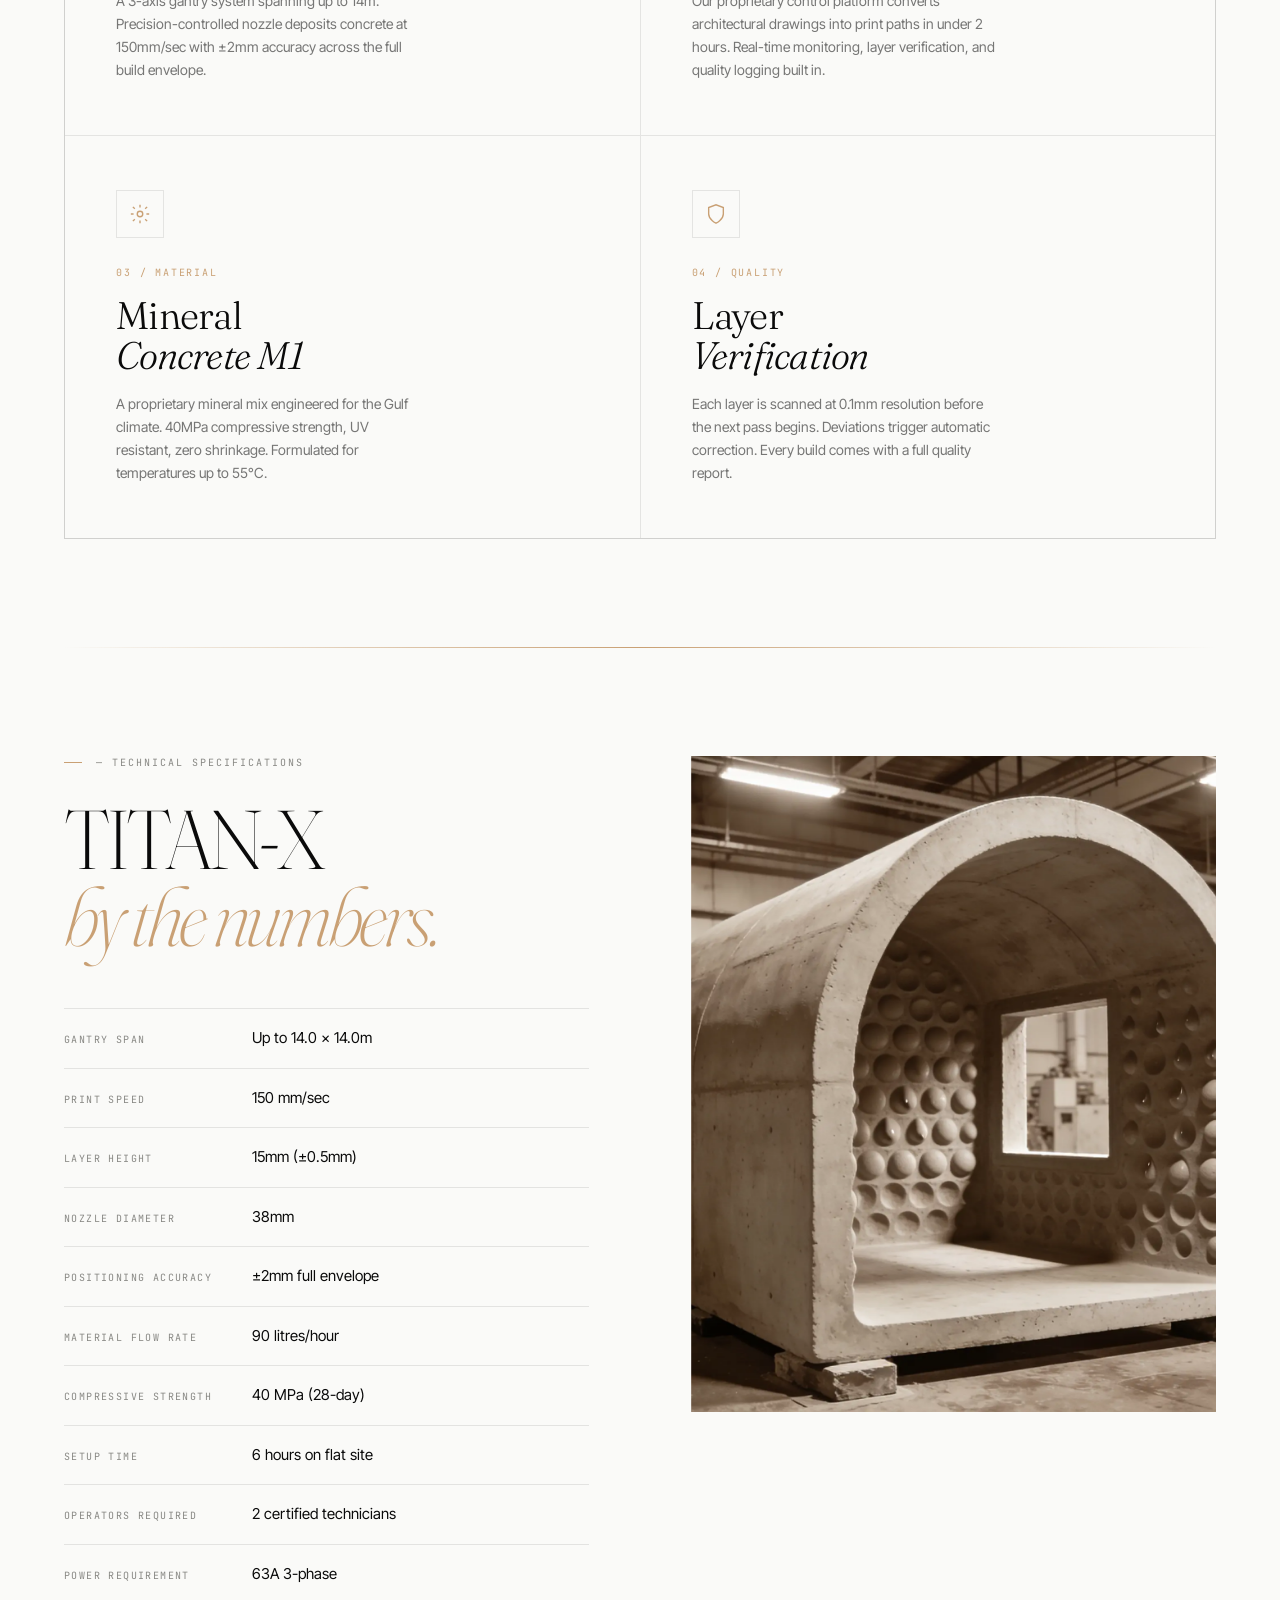
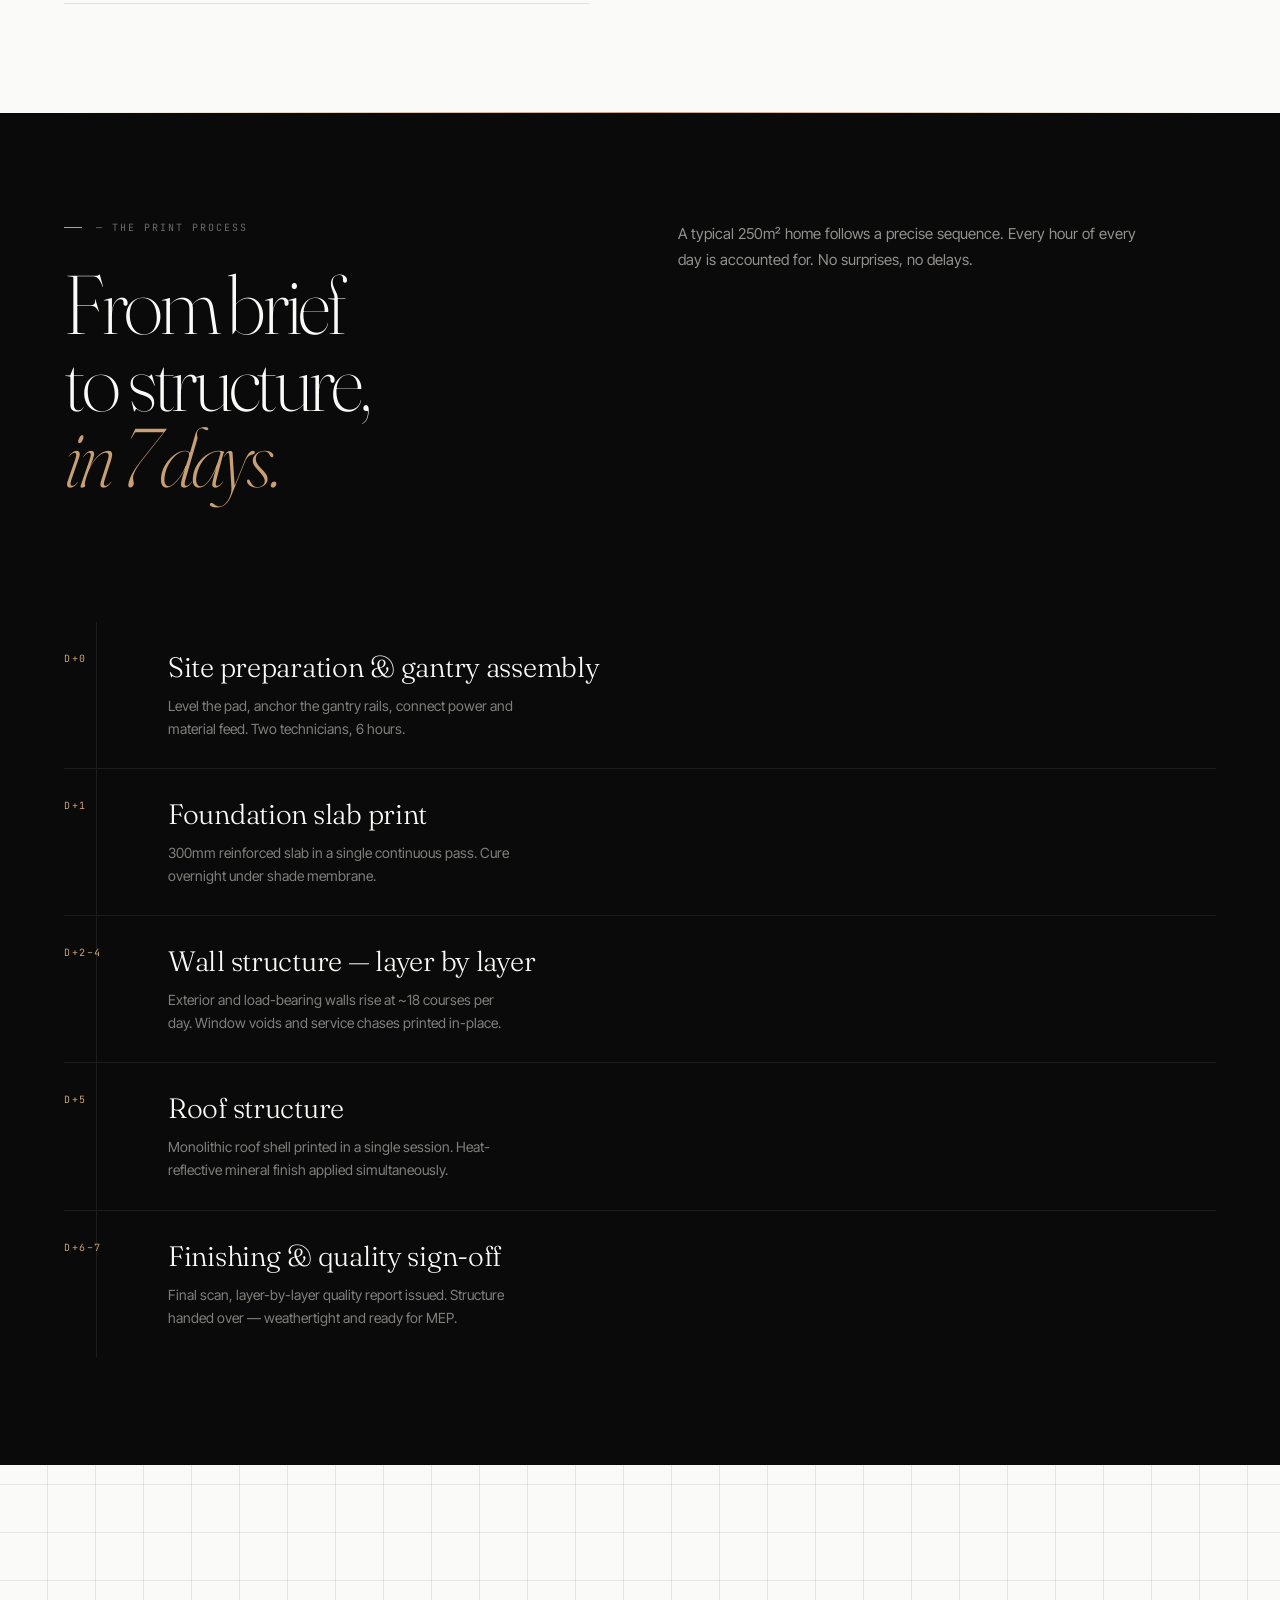
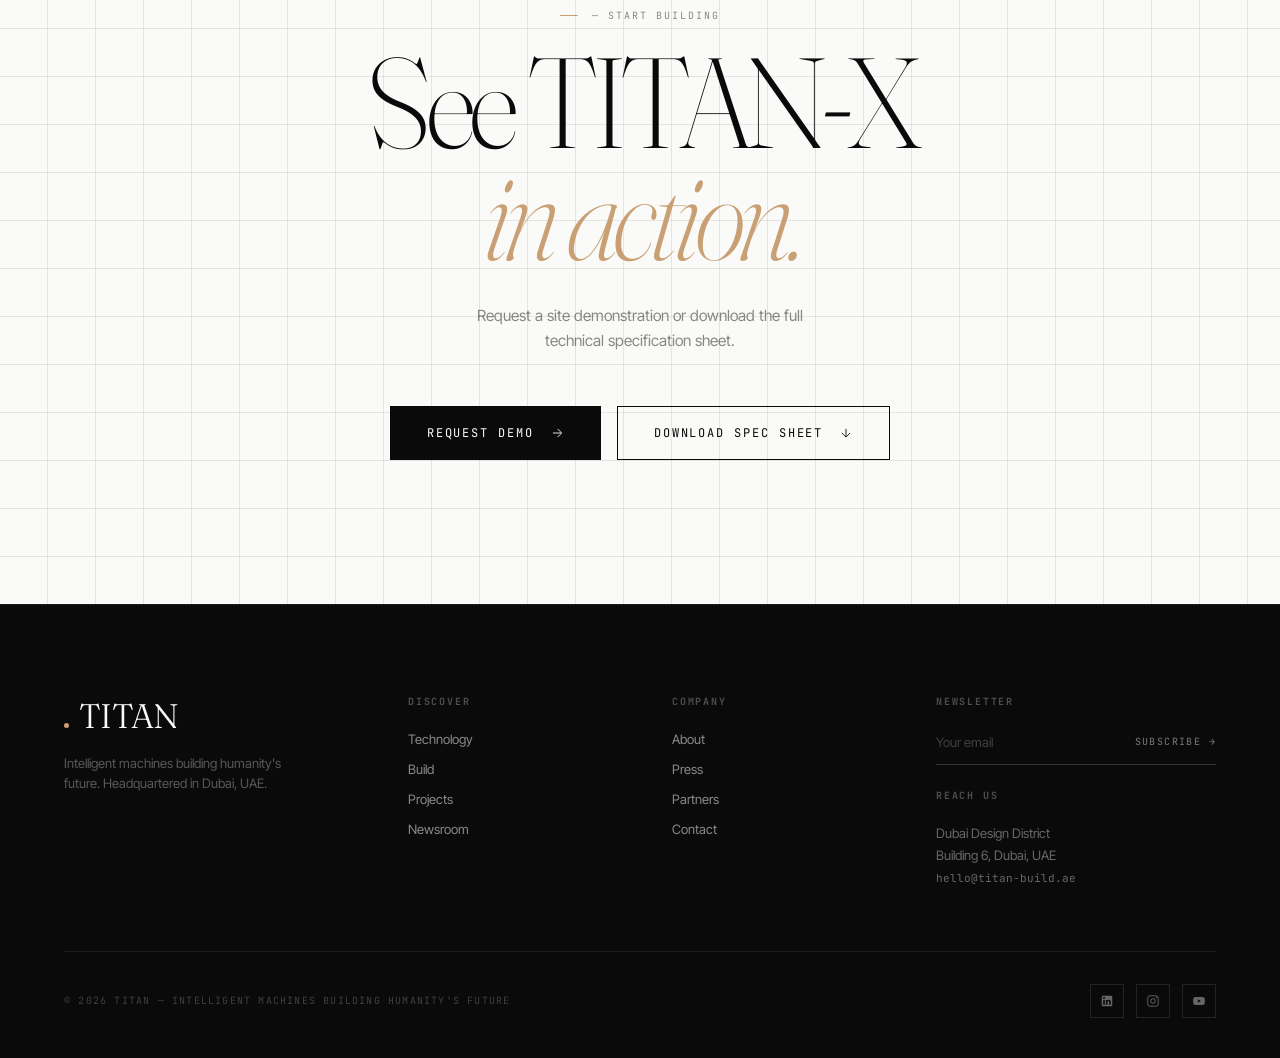
<file: technology.html>
<!doctype html>
<html lang="en">
<head>
<meta charset="utf-8">
<meta name="viewport" content="width=device-width,initial-scale=1">
<title>Technology — TITAN</title>
<link rel="preconnect" href="https://fonts.googleapis.com">
<link rel="preconnect" href="https://fonts.gstatic.com" crossorigin>
<link href="https://fonts.googleapis.com/css2?family=Fraunces:opsz,ital,wght@9..144,0,200;9..144,0,300;9..144,1,200&family=Inter+Tight:wght@200;300;400;500&family=JetBrains+Mono:wght@300;400&display=swap" rel="stylesheet">
<link rel="stylesheet" href="assets/shared-page.css">
<style>
/* ── TECHNOLOGY PAGE SPECIFIC ── */
.system-grid{
  display:grid;grid-template-columns:1fr 1fr;
  gap:1px;background:var(--line);
  border:1px solid var(--line);
  margin-top:clamp(60px,8vh,100px);
}
@media(max-width:860px){.system-grid{grid-template-columns:1fr}}
.sys-card{
  padding:clamp(40px,6vh,64px) clamp(32px,4vw,52px);
  background:var(--white);
  position:relative;overflow:hidden;
  transition:background .4s;
}
.sys-card:hover{background:#F5F0E8}
.sys-card::after{
  content:'';position:absolute;bottom:0;left:0;right:0;height:2px;
  background:linear-gradient(90deg,var(--warm),var(--warm2));
  transform:scaleX(0);transform-origin:left;
  transition:transform .5s var(--ease2);
}
.sys-card:hover::after{transform:scaleX(1)}
.sys-icon{
  width:48px;height:48px;border:1px solid var(--line);
  display:flex;align-items:center;justify-content:center;
  margin-bottom:28px;color:var(--warm);
}
.sys-icon svg{width:22px;height:22px}
.sys-num{font-family:'JetBrains Mono',monospace;font-size:10px;letter-spacing:.18em;text-transform:uppercase;color:var(--warm);margin-bottom:16px}
.sys-title{font-family:'Fraunces',serif;font-size:clamp(28px,3vw,40px);font-weight:300;letter-spacing:-.02em;line-height:1.05;margin-bottom:16px}
.sys-title em{font-style:italic}
.sys-body{font-size:14px;line-height:1.65;color:rgba(10,10,10,.55);max-width:38ch}

/* SPEC SECTION */
.specs-wrap{
  display:grid;grid-template-columns:1fr 1fr;
  gap:clamp(60px,8vw,120px);
  align-items:start;
}
@media(max-width:860px){.specs-wrap{grid-template-columns:1fr}}
.spec-img{aspect-ratio:4/5;overflow:hidden;position:relative}
.spec-img img{width:100%;height:100%;object-fit:cover;transition:transform 1.6s var(--ease)}
.spec-img:hover img{transform:scale(1.04)}

/* PROCESS TIMELINE */
.timeline{display:flex;flex-direction:column;gap:0}
.tl-item{
  display:grid;grid-template-columns:80px 1fr;gap:24px;
  padding:28px 0;border-bottom:1px solid var(--line-d);
  position:relative;
}
.tl-item::before{
  content:'';position:absolute;left:32px;top:0;bottom:0;width:1px;
  background:rgba(255,255,255,.08);
}
.tl-item:last-child{border-bottom:none}
.tl-num{
  font-family:'JetBrains Mono',monospace;font-size:10px;letter-spacing:.16em;
  text-transform:uppercase;color:var(--warm);padding-top:2px;
}
.tl-title{font-family:'Fraunces',serif;font-size:clamp(20px,2.2vw,28px);font-weight:300;letter-spacing:-.01em;margin-bottom:10px}
.tl-body{font-size:14px;line-height:1.65;color:rgba(245,243,238,.5);max-width:44ch}
</style>
</head>
<body>
<div id="spb"></div>

<nav>
  <a href="index.html" class="brand"><span class="bdot"></span>TITAN</a>
  <ul class="nlinks">
    <li><a href="technology.html">Technology</a></li>
    <li><a href="projects.html">Projects</a></li>
    <li><a href="build.html">Build</a></li>
    <li><a href="company.html">Company</a></li>
  </ul>
  <a href="contact.html" class="ncta">Reserve a Build</a>
</nav>

<!-- HERO -->
<section class="page-hero">
  <div class="page-hero-bg"><img src="images/system.webp" alt="TITAN-X System"></div>
  <div class="page-hero-content">
    <div class="page-hero-tag">01 / Technology</div>
    <h1 class="page-hero-h rl"><span>The TITAN-X<br><em>Print Suite.</em></span></h1>
    <div class="page-hero-meta">
      <div class="page-hero-stat"><span>Gantry span</span><b>Up to 14m</b></div>
      <div class="page-hero-stat"><span>Layer height</span><b>15mm</b></div>
      <div class="page-hero-stat"><span>Operators</span><b>2 Technicians</b></div>
      <div class="page-hero-stat"><span>Platform</span><b>BuildOS v3</b></div>
    </div>
  </div>
</section>

<!-- SYSTEM OVERVIEW -->
<section class="s s--light">
  <div class="inner">
    <div class="g2 g2--center">
      <div>
        <div class="ey r">— The System</div>
        <h2 class="sh r d1">One machine.<br><em>Every layer.</em></h2>
      </div>
      <p class="body-txt r d2">The TITAN-X is a robotic gantry system that deposits mineral concrete in precise horizontal passes. Two technicians operate the entire site. No cranes, no formwork, no waste.</p>
    </div>

    <div class="system-grid" style="margin-top:clamp(60px,8vh,100px)">
      <div class="sys-card r">
        <div class="sys-icon"><svg viewBox="0 0 24 24" fill="none" stroke="currentColor" stroke-width="1.5"><rect x="2" y="6" width="20" height="12" rx="1"/><path d="M6 6V4M18 6V4M2 10h20"/></svg></div>
        <div class="sys-num">01 / Hardware</div>
        <div class="sys-title">Robotic<br><em>Gantry</em></div>
        <div class="sys-body">A 3-axis gantry system spanning up to 14m. Precision-controlled nozzle deposits concrete at 150mm/sec with ±2mm accuracy across the full build envelope.</div>
      </div>
      <div class="sys-card r d1">
        <div class="sys-icon"><svg viewBox="0 0 24 24" fill="none" stroke="currentColor" stroke-width="1.5"><path d="M9 3H5a2 2 0 0 0-2 2v4m6-6h10a2 2 0 0 1 2 2v4M9 3v18m0 0h10a2 2 0 0 0 2-2v-4M9 21H5a2 2 0 0 1-2-2v-4m0 0h18"/></svg></div>
        <div class="sys-num">02 / Software</div>
        <div class="sys-title">BuildOS<br><em>Platform</em></div>
        <div class="sys-body">Our proprietary control platform converts architectural drawings into print paths in under 2 hours. Real-time monitoring, layer verification, and quality logging built in.</div>
      </div>
      <div class="sys-card r d2">
        <div class="sys-icon"><svg viewBox="0 0 24 24" fill="none" stroke="currentColor" stroke-width="1.5"><circle cx="12" cy="12" r="3"/><path d="M12 2v3M12 19v3M4.22 4.22l2.12 2.12M17.66 17.66l2.12 2.12M2 12h3M19 12h3M4.22 19.78l2.12-2.12M17.66 6.34l2.12-2.12"/></svg></div>
        <div class="sys-num">03 / Material</div>
        <div class="sys-title">Mineral<br><em>Concrete M1</em></div>
        <div class="sys-body">A proprietary mineral mix engineered for the Gulf climate. 40MPa compressive strength, UV resistant, zero shrinkage. Formulated for temperatures up to 55°C.</div>
      </div>
      <div class="sys-card r d3">
        <div class="sys-icon"><svg viewBox="0 0 24 24" fill="none" stroke="currentColor" stroke-width="1.5"><path d="M12 22s8-4 8-10V5l-8-3-8 3v7c0 6 8 10 8 10z"/></svg></div>
        <div class="sys-num">04 / Quality</div>
        <div class="sys-title">Layer<br><em>Verification</em></div>
        <div class="sys-body">Each layer is scanned at 0.1mm resolution before the next pass begins. Deviations trigger automatic correction. Every build comes with a full quality report.</div>
      </div>
    </div>
  </div>
</section>

<div class="divider r"></div>

<!-- SPECS -->
<section class="s s--light">
  <div class="inner">
    <div class="specs-wrap">
      <div>
        <div class="ey r">— Technical Specifications</div>
        <h2 class="sh r d1">TITAN-X<br><em>by the numbers.</em></h2>
        <div class="spec-table r d2" style="margin-top:40px">
          <div class="spec-row"><span class="spec-key">Gantry Span</span><span class="spec-val">Up to 14.0 × 14.0m</span></div>
          <div class="spec-row"><span class="spec-key">Print Speed</span><span class="spec-val">150 mm/sec</span></div>
          <div class="spec-row"><span class="spec-key">Layer Height</span><span class="spec-val">15mm (±0.5mm)</span></div>
          <div class="spec-row"><span class="spec-key">Nozzle Diameter</span><span class="spec-val">38mm</span></div>
          <div class="spec-row"><span class="spec-key">Positioning Accuracy</span><span class="spec-val">±2mm full envelope</span></div>
          <div class="spec-row"><span class="spec-key">Material Flow Rate</span><span class="spec-val">90 litres/hour</span></div>
          <div class="spec-row"><span class="spec-key">Compressive Strength</span><span class="spec-val">40 MPa (28-day)</span></div>
          <div class="spec-row"><span class="spec-key">Setup Time</span><span class="spec-val">6 hours on flat site</span></div>
          <div class="spec-row"><span class="spec-key">Operators Required</span><span class="spec-val">2 certified technicians</span></div>
          <div class="spec-row"><span class="spec-key">Power Requirement</span><span class="spec-val">63A 3-phase</span></div>
        </div>
      </div>
      <div class="spec-img ri r d2">
        <img src="images/detail_1.webp" alt="TITAN-X detail">
      </div>
    </div>
  </div>
</section>

<div class="divider r"></div>

<!-- PROCESS TIMELINE (dark) -->
<section class="s s--dark">
  <div class="inner">
    <div class="g2" style="margin-bottom:clamp(60px,8vh,100px)">
      <div>
        <div class="ey ey--light r">— The Print Process</div>
        <h2 class="sh r d1" style="color:var(--white)">From brief<br>to structure,<br><em>in 7 days.</em></h2>
      </div>
      <p class="body-txt body-txt--d r d2">A typical 250m² home follows a precise sequence. Every hour of every day is accounted for. No surprises, no delays.</p>
    </div>
    <div class="timeline" id="timeline" data-counters>
      <div class="tl-item r">
        <div class="tl-num">D+0</div>
        <div><div class="tl-title" style="color:var(--white)">Site preparation &amp; gantry assembly</div><div class="tl-body">Level the pad, anchor the gantry rails, connect power and material feed. Two technicians, 6 hours.</div></div>
      </div>
      <div class="tl-item r d1">
        <div class="tl-num">D+1</div>
        <div><div class="tl-title" style="color:var(--white)">Foundation slab print</div><div class="tl-body">300mm reinforced slab in a single continuous pass. Cure overnight under shade membrane.</div></div>
      </div>
      <div class="tl-item r d2">
        <div class="tl-num">D+2–4</div>
        <div><div class="tl-title" style="color:var(--white)">Wall structure — layer by layer</div><div class="tl-body">Exterior and load-bearing walls rise at ~18 courses per day. Window voids and service chases printed in-place.</div></div>
      </div>
      <div class="tl-item r d3">
        <div class="tl-num">D+5</div>
        <div><div class="tl-title" style="color:var(--white)">Roof structure</div><div class="tl-body">Monolithic roof shell printed in a single session. Heat-reflective mineral finish applied simultaneously.</div></div>
      </div>
      <div class="tl-item r d4">
        <div class="tl-num">D+6–7</div>
        <div><div class="tl-title" style="color:var(--white)">Finishing &amp; quality sign-off</div><div class="tl-body">Final scan, layer-by-layer quality report issued. Structure handed over — weathertight and ready for MEP.</div></div>
      </div>
    </div>
  </div>
</section>

<!-- CTA -->
<section class="s s--light cta-band">
  <div class="ey r" style="justify-content:center;margin-bottom:24px">— Start Building</div>
  <h2 class="cta-hl rl r"><span>See TITAN-X<br><em>in action.</em></span></h2>
  <p class="cta-p r d1">Request a site demonstration or download the full technical specification sheet.</p>
  <div style="display:flex;gap:16px;justify-content:center;flex-wrap:wrap;position:relative;z-index:2" class="r d2">
    <a href="contact.html" class="btn btn--dark">Request Demo <svg viewBox="0 0 24 24" fill="none" stroke="currentColor" stroke-width="1.5"><path d="M5 12h14M13 5l7 7-7 7"/></svg></a>
    <a href="contact.html" class="btn btn--dark" style="background:transparent;color:var(--black)">Download Spec Sheet <svg viewBox="0 0 24 24" fill="none" stroke="currentColor" stroke-width="1.5"><path d="M12 5v14M5 12l7 7 7-7"/></svg></a>
  </div>
</section>

<!-- FOOTER -->
<footer class="footer">
  <div class="ftop">
    <div><div class="fbrand"><span class="bdot"></span>TITAN</div><p class="ftag">Intelligent machines building humanity's future. Headquartered in Dubai, UAE.</p></div>
    <div class="fcol"><h4>Discover</h4><ul><li><a href="technology.html">Technology</a></li><li><a href="build.html">Build</a></li><li><a href="projects.html">Projects</a></li><li><a href="newsroom.html">Newsroom</a></li></ul></div>
    <div class="fcol"><h4>Company</h4><ul><li><a href="company.html">About</a></li><li><a href="newsroom.html">Press</a></li><li><a href="contact.html">Partners</a></li><li><a href="contact.html">Contact</a></li></ul></div>
    <div class="fcol"><h4>Newsletter</h4><form class="fnl"><input type="email" placeholder="Your email"><button type="submit">Subscribe →</button></form><h4 style="margin-top:24px">Reach Us</h4><p style="font-size:13px;color:rgba(255,255,255,.38);line-height:1.7;margin-top:12px">Dubai Design District<br>Building 6, Dubai, UAE<br><span style="font-family:'JetBrains Mono',monospace;font-size:11px">hello@titan-build.ae</span></p></div>
  </div>
  <div class="fbot">
    <span class="fcopy">© 2026 TITAN — Intelligent Machines Building Humanity's Future</span>
    <div class="fsoc">
      <a href="#"><svg viewBox="0 0 24 24" fill="currentColor"><path d="M19 3a2 2 0 0 1 2 2v14a2 2 0 0 1-2 2H5a2 2 0 0 1-2-2V5a2 2 0 0 1 2-2h14m-.5 15.5v-5.3a3.26 3.26 0 0 0-3.26-3.26c-.85 0-1.84.52-2.32 1.3v-1.11h-2.79v8.37h2.79v-4.93c0-.77.62-1.4 1.39-1.4a1.4 1.4 0 0 1 1.4 1.4v4.93h2.79M6.88 8.56a1.68 1.68 0 0 0 1.68-1.68c0-.93-.75-1.69-1.68-1.69a1.69 1.69 0 0 0-1.69 1.69c0 .93.76 1.68 1.69 1.68m1.39 9.94v-8.37H5.5v8.37h2.77z"/></svg></a>
      <a href="#"><svg viewBox="0 0 24 24" fill="none" stroke="currentColor" stroke-width="1.5"><rect x="3" y="3" width="18" height="18" rx="4"/><circle cx="12" cy="12" r="4"/><circle cx="17.5" cy="6.5" r="0.5" fill="currentColor"/></svg></a>
      <a href="#"><svg viewBox="0 0 24 24" fill="currentColor"><path d="M21.58 7.19c-.23-.86-.91-1.54-1.77-1.77C18.25 5 12 5 12 5s-6.25 0-7.81.42c-.86.23-1.54.91-1.77 1.77C2 8.75 2 12 2 12s0 3.25.42 4.81c.23.86.91 1.54 1.77 1.77C5.75 19 12 19 12 19s6.25 0 7.81-.42c.86-.23 1.54-.91 1.77-1.77C22 15.25 22 12 22 12s0-3.25-.42-4.81M10 15V9l5.2 3-5.2 3z"/></svg></a>
    </div>
  </div>
</footer>

<script src="assets/shared-page.js"></script>
</body>
</html>
</file>
<file: assets/shared-page.css>
/* ══════════════════════════════════════════
   TITAN — Shared styles for all subpages
   Единый стиль для Technology, Projects,
   Build, Company, Newsroom, Contact
══════════════════════════════════════════ */

:root{
  --white:#FAFAF8;--black:#0A0A0A;--warm:#C9A074;--warm2:#A5814F;
  --gray:#888884;--line:rgba(10,10,10,0.09);--line-d:rgba(255,255,255,0.08);
  --ease:cubic-bezier(0.76,0,0.24,1);--ease2:cubic-bezier(0.16,1,0.3,1);
}
*,*::before,*::after{box-sizing:border-box;margin:0;padding:0}
html{font-size:16px;-webkit-font-smoothing:antialiased}
html,body{width:100%;background:var(--white);color:var(--black);font-family:'Inter Tight',system-ui,sans-serif}
body{overflow-x:hidden}
img,svg{display:block;max-width:100%}
a{color:inherit;text-decoration:none}
button{font:inherit;color:inherit;background:none;border:0;cursor:pointer}

/* PROGRESS */
#spb{position:fixed;top:0;left:0;height:2px;width:0;background:linear-gradient(90deg,var(--warm),var(--warm2));z-index:200;pointer-events:none;transition:width .1s linear}

/* NAV */
nav{position:fixed;top:0;left:0;right:0;z-index:100;padding:28px 52px;display:flex;align-items:center;justify-content:space-between;transition:background .4s,backdrop-filter .4s,border-color .4s;border-bottom:1px solid transparent}
nav.scrolled{background:rgba(10,10,10,.85);backdrop-filter:blur(16px);border-bottom-color:rgba(255,255,255,.07)}
.brand{font-family:'Fraunces',serif;font-size:22px;font-weight:300;letter-spacing:-.02em;color:var(--white);display:flex;align-items:baseline;gap:8px}
.bdot{width:5px;height:5px;border-radius:50%;background:var(--warm);display:inline-block}
.nlinks{display:flex;gap:40px;list-style:none}
.nlinks a{font-size:11px;font-weight:400;letter-spacing:.14em;text-transform:uppercase;color:rgba(255,255,255,.6);transition:color .3s;position:relative}
.nlinks a::after{content:'';position:absolute;bottom:-3px;left:0;width:0;height:1px;background:var(--warm);transition:width .4s var(--ease2)}
.nlinks a:hover{color:var(--white)}
.nlinks a:hover::after,.nlinks a.active::after{width:100%}
.nlinks a.active{color:var(--white)}
.ncta{font-family:'JetBrains Mono',monospace;font-size:11px;letter-spacing:.14em;text-transform:uppercase;color:var(--white);border:1px solid rgba(255,255,255,.35);padding:10px 20px;transition:border-color .3s,background .3s,color .3s}
.ncta:hover{border-color:var(--white);background:var(--white);color:var(--black)}
@media(max-width:860px){.nlinks{display:none}}

/* PAGE HERO — fullscreen dark */
.page-hero{
  height:100vh;min-height:600px;
  position:relative;overflow:hidden;
  background:var(--black);color:var(--white);
  display:flex;flex-direction:column;justify-content:flex-end;
  padding:0 52px clamp(48px,8vh,80px);
}
.page-hero-bg{position:absolute;inset:0;z-index:0;overflow:hidden}
.page-hero-bg img{width:100%;height:100%;object-fit:cover;filter:brightness(.38) contrast(1.1);transform:scale(1.08);will-change:transform}
.page-hero-bg::after{content:'';position:absolute;inset:0;background:linear-gradient(180deg,rgba(0,0,0,.4) 0%,transparent 35%,rgba(0,0,0,.7) 100%)}
.page-hero-content{position:relative;z-index:2}
.page-hero-tag{font-family:'JetBrains Mono',monospace;font-size:10px;letter-spacing:.22em;text-transform:uppercase;color:rgba(255,255,255,.5);margin-bottom:24px;display:flex;align-items:center;gap:14px}
.page-hero-tag::before{content:'';width:20px;height:1px;background:var(--warm)}
.page-hero-h{font-family:'Fraunces',serif;font-size:clamp(56px,10vw,148px);font-weight:200;letter-spacing:-.045em;line-height:.88;font-variation-settings:"opsz" 144;margin-bottom:32px}
.page-hero-h em{font-style:italic;color:var(--warm)}
.page-hero-meta{display:flex;gap:clamp(24px,4vw,56px);flex-wrap:wrap}
.page-hero-stat{font-family:'JetBrains Mono',monospace;font-size:10px;letter-spacing:.13em;text-transform:uppercase;color:rgba(255,255,255,.45);display:flex;flex-direction:column;gap:5px}
.page-hero-stat b{color:var(--white);font-weight:400}

/* SECTION BASE */
.s{position:relative;width:100%;overflow:hidden}
.s--light{background:var(--white);color:var(--black)}
.s--dark{background:var(--black);color:var(--white)}
.s--warm{background:#F5F0E8;color:var(--black)}
.inner{max-width:1440px;margin:0 auto;padding:clamp(80px,12vh,140px) clamp(40px,5vw,80px)}

/* DIVIDER */
.divider{height:1px;background:transparent;position:relative;overflow:hidden;margin:0 clamp(40px,5vw,80px)}
.divider::after{content:'';position:absolute;inset:0;background:linear-gradient(90deg,transparent,var(--warm),transparent);transform:scaleX(0);transform-origin:left;transition:transform 1.4s var(--ease2)}
.divider.v::after{transform:scaleX(1)}

/* EYEBROW */
.ey{font-family:'JetBrains Mono',monospace;font-size:10px;letter-spacing:.2em;text-transform:uppercase;color:var(--gray);display:flex;align-items:center;gap:14px;margin-bottom:32px}
.ey::before{content:'';width:18px;height:1px;background:var(--warm)}
.ey--light{color:rgba(255,255,255,.4)}
.ey--light::before{background:var(--warm)}

/* SECTION TITLE */
.sh{font-family:'Fraunces',serif;font-size:clamp(42px,6.5vw,90px);font-weight:200;letter-spacing:-.04em;line-height:.92;font-variation-settings:"opsz" 144;margin-bottom:clamp(40px,6vh,72px)}
.sh em{font-style:italic;color:var(--warm)}
.sh--xl{font-size:clamp(52px,9vw,130px)}

/* BODY TEXT */
.body-txt{font-size:clamp(15px,1.15vw,18px);line-height:1.72;color:rgba(10,10,10,.6);max-width:52ch}
.body-txt--d{color:rgba(245,243,238,.58)}

/* GRID 2COL */
.g2{display:grid;grid-template-columns:1fr 1fr;gap:clamp(40px,6vw,100px);align-items:start}
@media(max-width:860px){.g2{grid-template-columns:1fr}}
.g2--center{align-items:center}

/* FEATURE CARDS */
.feat-grid{display:grid;grid-template-columns:repeat(3,1fr);gap:1px;background:var(--line);border:1px solid var(--line)}
@media(max-width:860px){.feat-grid{grid-template-columns:1fr}}
.feat-card{padding:clamp(32px,5vh,56px) clamp(24px,3vw,40px);background:var(--white);transition:background .4s;position:relative;overflow:hidden}
.feat-card:hover{background:var(--bg-2,#F5F0E8)}
.feat-card::after{content:'';position:absolute;bottom:0;left:0;right:0;height:2px;background:linear-gradient(90deg,var(--warm),var(--warm2));transform:scaleX(0);transform-origin:left;transition:transform .5s var(--ease2)}
.feat-card:hover::after{transform:scaleX(1)}
.feat-num{font-family:'JetBrains Mono',monospace;font-size:10px;letter-spacing:.18em;text-transform:uppercase;color:var(--warm);margin-bottom:20px}
.feat-title{font-family:'Fraunces',serif;font-size:clamp(24px,2.8vw,36px);font-weight:300;letter-spacing:-.02em;line-height:1.05;margin-bottom:16px}
.feat-title em{font-style:italic}
.feat-body{font-size:14px;line-height:1.65;color:rgba(10,10,10,.55);max-width:36ch}

/* DARK FEAT CARDS */
.feat-card--dark{background:var(--black);color:var(--white)}
.feat-card--dark:hover{background:#111}
.feat-card--dark .feat-body{color:rgba(245,243,238,.45)}

/* IMAGE BLOCK */
.img-block{position:relative;overflow:hidden}
.img-block img{width:100%;height:100%;object-fit:cover;transition:transform 1.6s var(--ease)}
.img-block:hover img{transform:scale(1.04)}
.img-block--tall{aspect-ratio:3/4}
.img-block--wide{aspect-ratio:16/9}
.img-block--sq{aspect-ratio:1/1}

/* SPEC TABLE */
.spec-table{display:flex;flex-direction:column;gap:0;border-top:1px solid var(--line)}
.spec-row{display:grid;grid-template-columns:1fr 2fr;gap:20px;padding:18px 0;border-bottom:1px solid var(--line);align-items:baseline}
.spec-row--dark{border-color:var(--line-d)}
.spec-key{font-family:'JetBrains Mono',monospace;font-size:10px;letter-spacing:.14em;text-transform:uppercase;color:var(--gray)}
.spec-val{font-size:15px;color:var(--black);line-height:1.5}
.spec-val--d{color:var(--white)}

/* STAT BIG */
.stat-big{padding:clamp(32px,5vh,56px) clamp(24px,3vw,40px);position:relative;overflow:hidden;transition:background .4s;cursor:default}
.stat-big::before{content:'';position:absolute;left:0;top:0;bottom:0;width:2px;background:var(--warm);transform:scaleY(0);transform-origin:bottom;transition:transform .6s var(--ease2)}
.stat-big:hover::before{transform:scaleY(1)}
.stat-big-n{font-family:'Fraunces',serif;font-size:clamp(52px,7vw,96px);font-weight:200;letter-spacing:-.04em;line-height:.9;display:flex;align-items:baseline;gap:4px;margin-bottom:12px;transition:color .3s}
.stat-big:hover .stat-big-n{color:var(--warm)}
.stat-big-u{font-family:'JetBrains Mono',monospace;font-size:.3em;color:var(--gray);text-transform:uppercase;letter-spacing:.06em}
.stat-big-l{font-family:'JetBrains Mono',monospace;font-size:10px;letter-spacing:.14em;text-transform:uppercase;color:var(--gray);max-width:20ch}

/* CTA BAND */
.cta-band{padding:clamp(100px,16vh,200px) clamp(40px,5vw,80px);text-align:center;position:relative;overflow:hidden}
.cta-band::before{content:'';position:absolute;inset:0;background-image:repeating-linear-gradient(0deg,transparent 0 47px,var(--line) 47px 48px),repeating-linear-gradient(90deg,transparent 0 47px,var(--line) 47px 48px);pointer-events:none}
.cta-hl{font-family:'Fraunces',serif;font-size:clamp(52px,10vw,150px);font-weight:200;letter-spacing:-.05em;line-height:.88;margin-bottom:32px;font-variation-settings:"opsz" 144;position:relative;z-index:2}
.cta-hl em{font-style:italic;color:var(--warm)}
.cta-p{font-size:clamp(15px,1.2vw,18px);line-height:1.65;color:rgba(10,10,10,.48);max-width:42ch;margin:0 auto 52px;position:relative;z-index:2}
.cta-p--d{color:rgba(245,243,238,.45)}

/* BTN */
.btn{display:inline-flex;align-items:center;gap:16px;padding:18px 36px;font-family:'JetBrains Mono',monospace;font-size:12px;letter-spacing:.16em;text-transform:uppercase;position:relative;overflow:hidden;transition:gap .4s var(--ease2),color .4s;border:1px solid currentColor}
.btn--dark{background:var(--black);color:var(--white);border-color:var(--black)}
.btn--dark::after{content:'';position:absolute;inset:0;background:var(--warm);transform:scaleX(0);transform-origin:left;transition:transform .5s var(--ease2);z-index:-1}
.btn--dark:hover{gap:26px;border-color:var(--warm)}
.btn--dark:hover::after{transform:scaleX(1)}
.btn--light{background:var(--white);color:var(--black);border-color:var(--white)}
.btn--light::after{content:'';position:absolute;inset:0;background:var(--warm);transform:scaleX(0);transform-origin:left;transition:transform .5s var(--ease2);z-index:-1}
.btn--light:hover{gap:26px;border-color:var(--warm);color:var(--white)}
.btn--light:hover::after{transform:scaleX(1)}
.btn svg{width:14px;height:14px;flex-shrink:0}
.btn--ghost{background:transparent;border:1px solid rgba(255,255,255,.3);color:var(--white)}
.btn--ghost:hover{background:var(--white);color:var(--black);border-color:var(--white)}

/* FOOTER */
.footer{background:var(--black);color:var(--white);padding:clamp(60px,10vh,100px) clamp(40px,5vw,80px) 40px;border-top:1px solid rgba(255,255,255,.07)}
.ftop{display:grid;grid-template-columns:1.4fr 1fr 1fr 1.4fr;gap:clamp(32px,5vw,80px);padding-bottom:clamp(40px,7vh,80px);border-bottom:1px solid rgba(255,255,255,.07)}
@media(max-width:900px){.ftop{grid-template-columns:1fr 1fr}}
.fbrand{font-family:'Fraunces',serif;font-size:34px;font-weight:300;letter-spacing:-.02em;margin-bottom:16px;display:flex;align-items:baseline;gap:10px}
.ftag{font-size:13px;color:rgba(255,255,255,.32);line-height:1.6;max-width:28ch}
.fcol h4{font-family:'JetBrains Mono',monospace;font-size:10px;letter-spacing:.18em;text-transform:uppercase;color:rgba(255,255,255,.28);margin-bottom:20px}
.fcol ul{list-style:none;display:flex;flex-direction:column;gap:10px}
.fcol a{font-size:13px;color:rgba(255,255,255,.52);transition:color .25s}
.fcol a:hover{color:var(--white)}
.fnl{display:flex;border-bottom:1px solid rgba(255,255,255,.18);padding-bottom:8px;margin-bottom:20px}
.fnl input{flex:1;background:transparent;border:0;outline:0;color:var(--white);font-family:'Inter Tight',sans-serif;font-size:13px;padding:6px 0}
.fnl input::placeholder{color:rgba(255,255,255,.22)}
.fnl button{font-family:'JetBrains Mono',monospace;font-size:10px;letter-spacing:.14em;text-transform:uppercase;background:none;border:0;color:rgba(255,255,255,.45);cursor:pointer;transition:color .25s}
.fnl button:hover{color:var(--white)}
.fbot{display:flex;justify-content:space-between;align-items:center;padding-top:32px;flex-wrap:wrap;gap:16px}
.fcopy{font-family:'JetBrains Mono',monospace;font-size:10px;letter-spacing:.12em;text-transform:uppercase;color:rgba(255,255,255,.22)}
.fsoc{display:flex;gap:12px}
.fsoc a{width:34px;height:34px;border:1px solid rgba(255,255,255,.1);display:flex;align-items:center;justify-content:center;color:rgba(255,255,255,.38);transition:border-color .3s,color .3s}
.fsoc a:hover{border-color:var(--warm);color:var(--warm)}
.fsoc svg{width:14px;height:14px}

/* REVEAL */
.r{opacity:0;transform:translateY(32px);transition:opacity .9s var(--ease2),transform .9s var(--ease2)}
.r.v{opacity:1;transform:none}
.r.d1{transition-delay:.08s}.r.d2{transition-delay:.16s}.r.d3{transition-delay:.24s}.r.d4{transition-delay:.32s}
.rl{overflow:hidden;display:block}
.rl>span{display:block;transform:translateY(106%);transition:transform 1.1s var(--ease2)}
.rl.v>span{transform:none}
.ri{position:relative;overflow:hidden}
.ri>img{clip-path:inset(0 100% 0 0);transition:clip-path 1.4s var(--ease2),transform 1.4s var(--ease2);transform:scale(1.06)}
.ri.v>img{clip-path:inset(0 0 0 0);transform:scale(1)}

@keyframes pgIn{from{opacity:0;transform:translateY(12px)}to{opacity:1;transform:none}}
body{animation:pgIn .7s var(--ease2) both}
::selection{background:var(--warm);color:#fff}

/* ════════════════════════════════════════
   MOBILE & TABLET — Subpages
   ════════════════════════════════════════ */

@media(max-width:1024px){
  nav{padding:20px 32px}
  .page-hero{padding:0 32px clamp(40px,6vh,64px)}
  .inner{padding:clamp(60px,10vh,100px) clamp(32px,4vw,52px)}
}

@media(max-width:768px){
  /* NAV */
  nav{padding:18px 24px}
  .nlinks{display:none}
  .ncta{display:none}

  /* PAGE HERO */
  .page-hero{padding:0 24px clamp(36px,6vh,56px)}
  .page-hero-h{font-size:clamp(42px,10vw,80px) !important}
  .page-hero-meta{gap:18px;flex-wrap:wrap}
  .page-hero-stat{font-size:9px}

  /* SECTIONS */
  .inner{padding:clamp(52px,9vh,80px) 24px}
  .g2{grid-template-columns:1fr !important;gap:32px}
  .sh{font-size:clamp(34px,8vw,56px)}
  .sh--xl{font-size:clamp(40px,9vw,64px)}

  /* FEATURE CARDS */
  .feat-grid{grid-template-columns:1fr}

  /* STATS GRID */
  [style*="grid-template-columns:repeat(4"]{
    grid-template-columns:repeat(2,1fr) !important
  }

  /* PRICE GRID */
  .price-grid{grid-template-columns:1fr}

  /* TEAM GRID */
  .team-grid{grid-template-columns:1fr 1fr}

  /* VALUES */
  .values-grid{grid-template-columns:1fr}

  /* NEWS GRID */
  .news-grid{grid-template-columns:1fr}
  .news-card--featured{grid-column:span 1}

  /* PROJ GRID */
  .proj-grid{grid-template-columns:1fr}
  .proj-item--wide{grid-column:span 1}
  .proj-item--wide .proj-item-img{aspect-ratio:16/10}

  /* STEPS */
  .step-row{grid-template-columns:50px 1fr;gap:16px}
  .step-row > :last-child{display:none}

  /* CONTACT */
  .contact-layout{grid-template-columns:1fr}
  .contact-left{padding:80px 24px 48px}
  .contact-right{padding:48px 24px 60px}
  .form-row{grid-template-columns:1fr}

  /* SPEC TABLE */
  .spec-row{grid-template-columns:1fr;gap:4px}
  .spec-key{font-size:9px}

  /* FILTER BAR */
  .filter-bar{padding:0 24px}

  /* PROJ STRIP */
  .proj-head{padding:60px 24px 0}
  .proj-strip{padding:0 24px 60px}

  /* CTA BAND */
  .cta-band{padding:72px 24px}
  .cta-hl{font-size:clamp(42px,10vw,72px)}

  /* FOOTER */
  .footer{padding:48px 24px 32px}
  .ftop{grid-template-columns:1fr 1fr !important;gap:32px}
  .fbot{flex-direction:column;align-items:flex-start}

  /* TIMELINE */
  .tl-item{grid-template-columns:56px 1fr;gap:14px}

  /* MATERIAL split */
  .material{grid-template-columns:1fr !important}
  .mat-img{min-height:55vw}
  .mat-content{padding:48px 24px}
  .mspecs{grid-template-columns:1fr 1fr}

  /* BTN */
  .btn{padding:16px 24px;font-size:11px}
}

@media(max-width:480px){
  .page-hero-h{font-size:clamp(34px,9vw,60px) !important}
  .sh{font-size:clamp(28px,7vw,44px)}
  .cta-hl{font-size:clamp(34px,9vw,56px)}
  .stat-big-n{font-size:clamp(40px,10vw,72px)}
  .team-grid{grid-template-columns:1fr}
  .mspecs{grid-template-columns:1fr}
  .ftop{grid-template-columns:1fr !important}
  .news-grid{grid-template-columns:1fr}
  .feat-grid{grid-template-columns:1fr}
  .price-grid{grid-template-columns:1fr}
}
</file>
